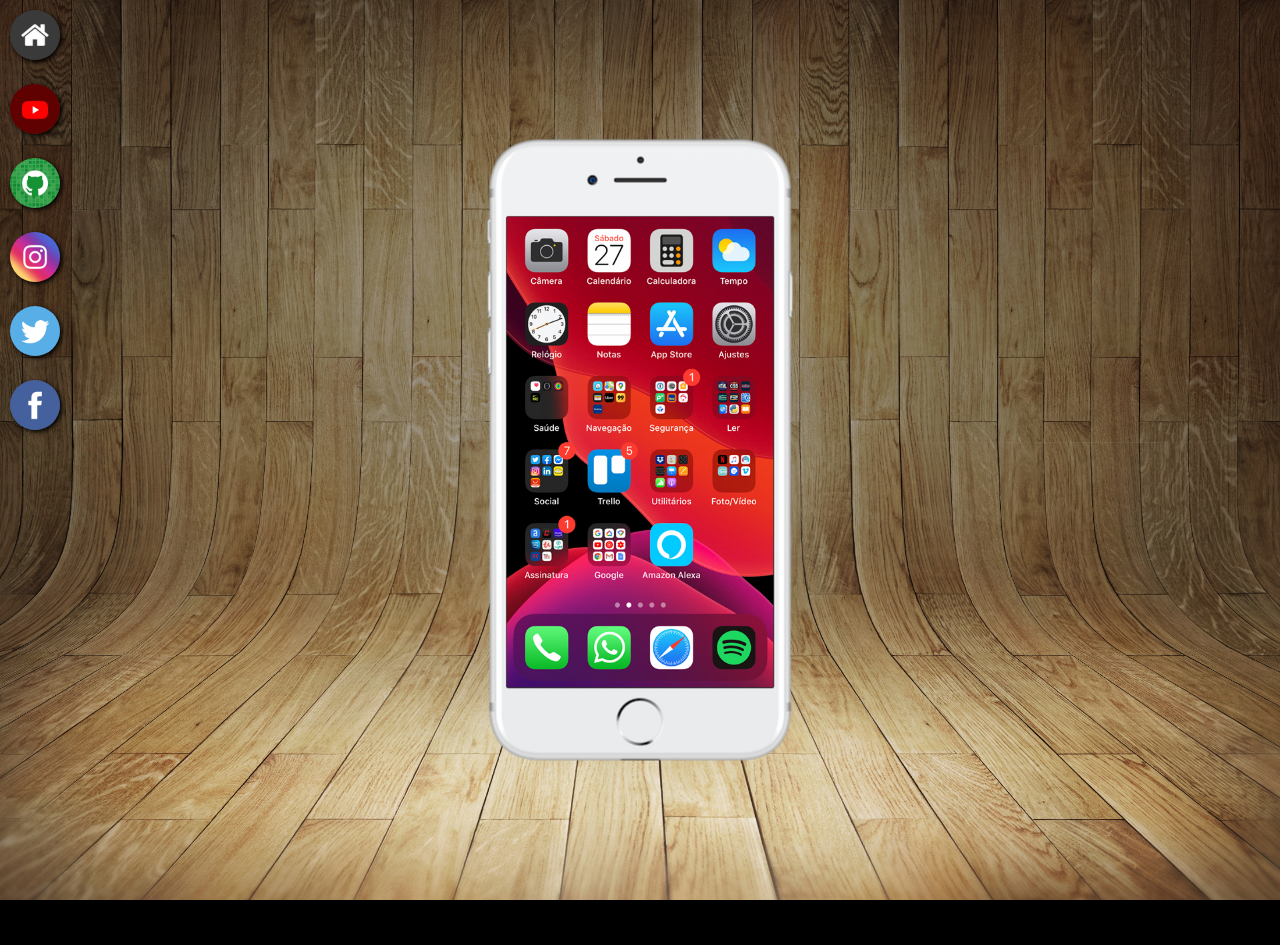
<file: index.html>
<!DOCTYPE html>
<html lang="pt-br">
<head>
    <meta charset="UTF-8">
    <meta name="viewport" content="width=device-width, initial-scale=1.0">
    <link rel="shortcut icon" href="favicon.ico" type="image/x-icon">
    <link rel="stylesheet" href="estilos/style.css">
    <title>Projeto Redes Sociais</title>
</head>
<body>
    <main>
        <section id="telefone">
            <iframe src="home.html" name="tela" id="tela" frameborder="0">
                Seu navegador não é compatível com isso.
            </iframe>
        </section>
        <section id="redes-sociais">
            <a href="home.html" target="tela"><img src="imagens/logo-home.jpg" alt="Home"></a><br>
            
            <a href="youtube.html" target="tela"><img src="imagens/logo-youtube.jpg" alt="YouTube"></a><br>
            
            <a href="github.html" target="tela"><img src="imagens/logo-github.jpg" alt="GitHub"></a><br>
            
            <a href="instagram.html" target="tela"><img src="imagens/logo-instagram.jpg" alt="Instagram"></a><br>
           
            <a href="twitter.html" target="tela"><img src="imagens/logo-twitter.jpg" alt="Twitter"></a><br>
            
            <a href="facebook.html" target="tela"><img src="imagens/logo-facebook.jpg" alt="Facebook"></a>
        </section>
    </main>
</body>
</html>
</file>
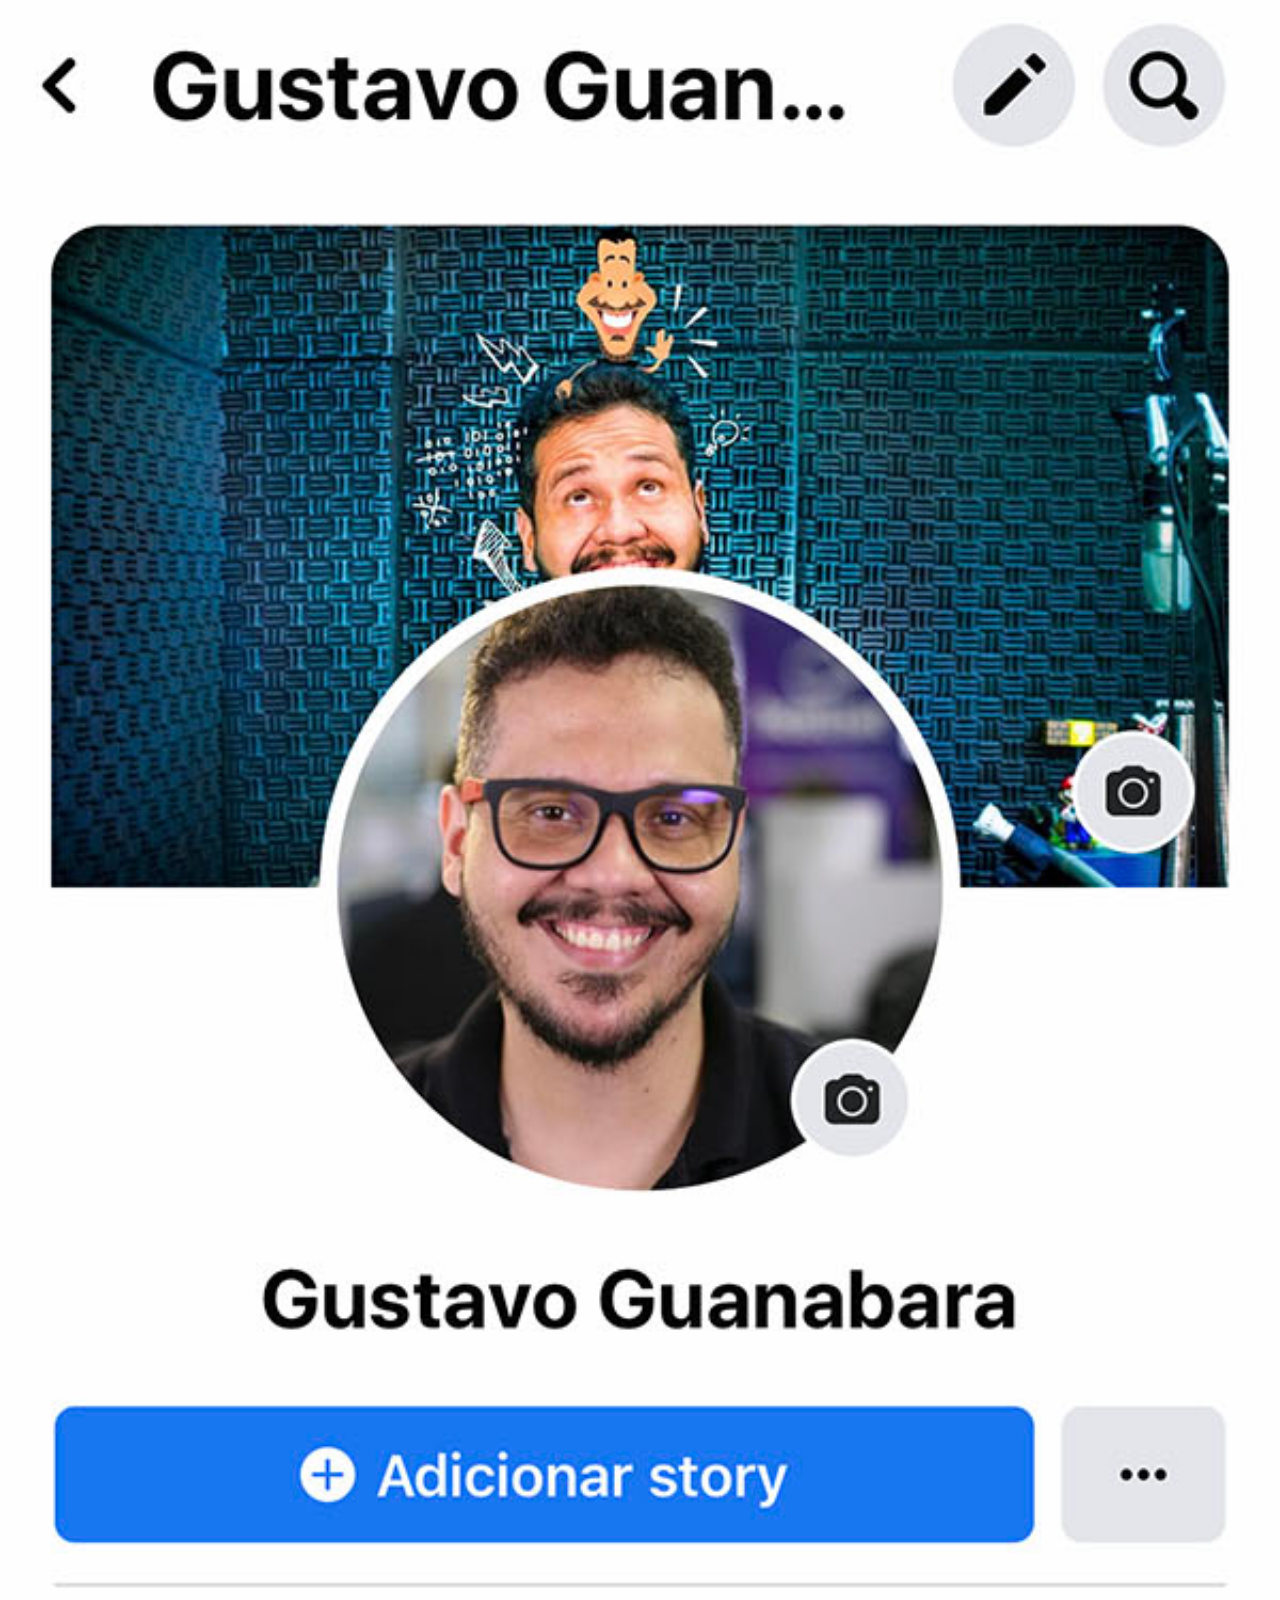
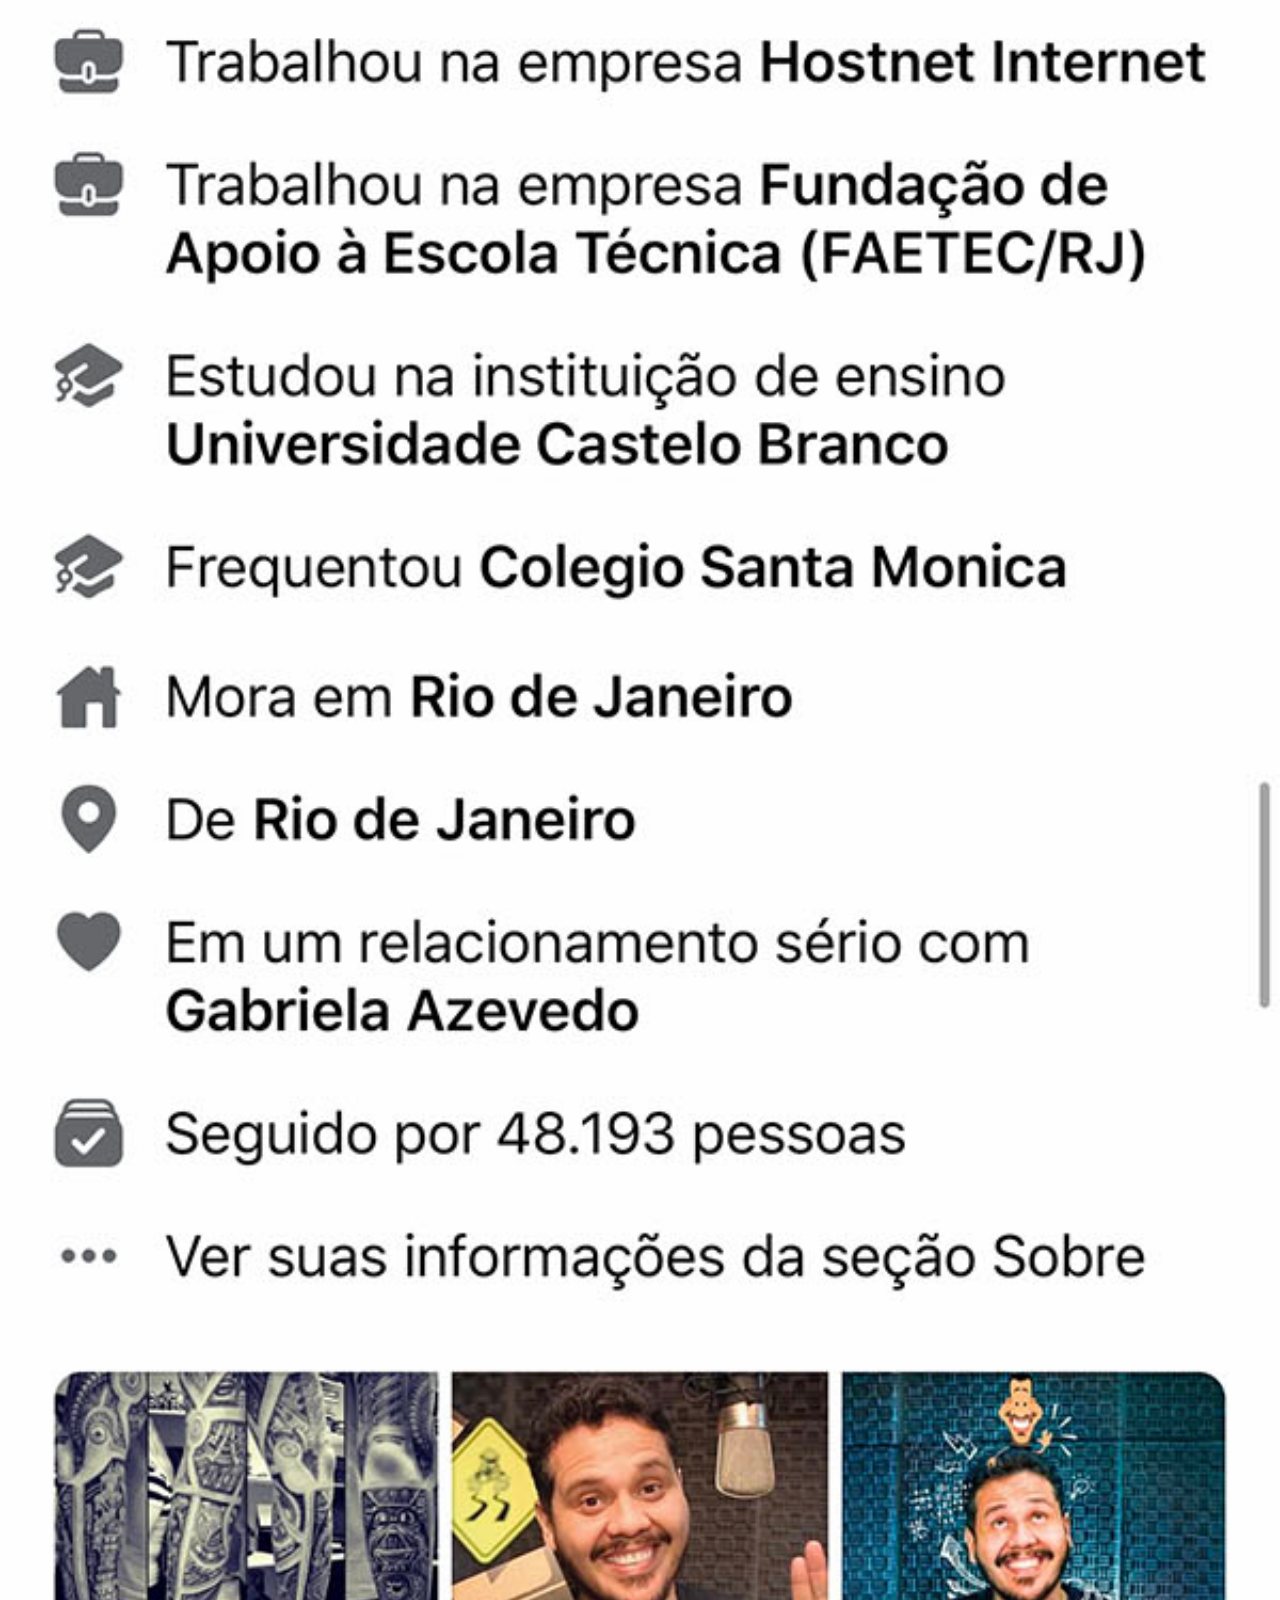
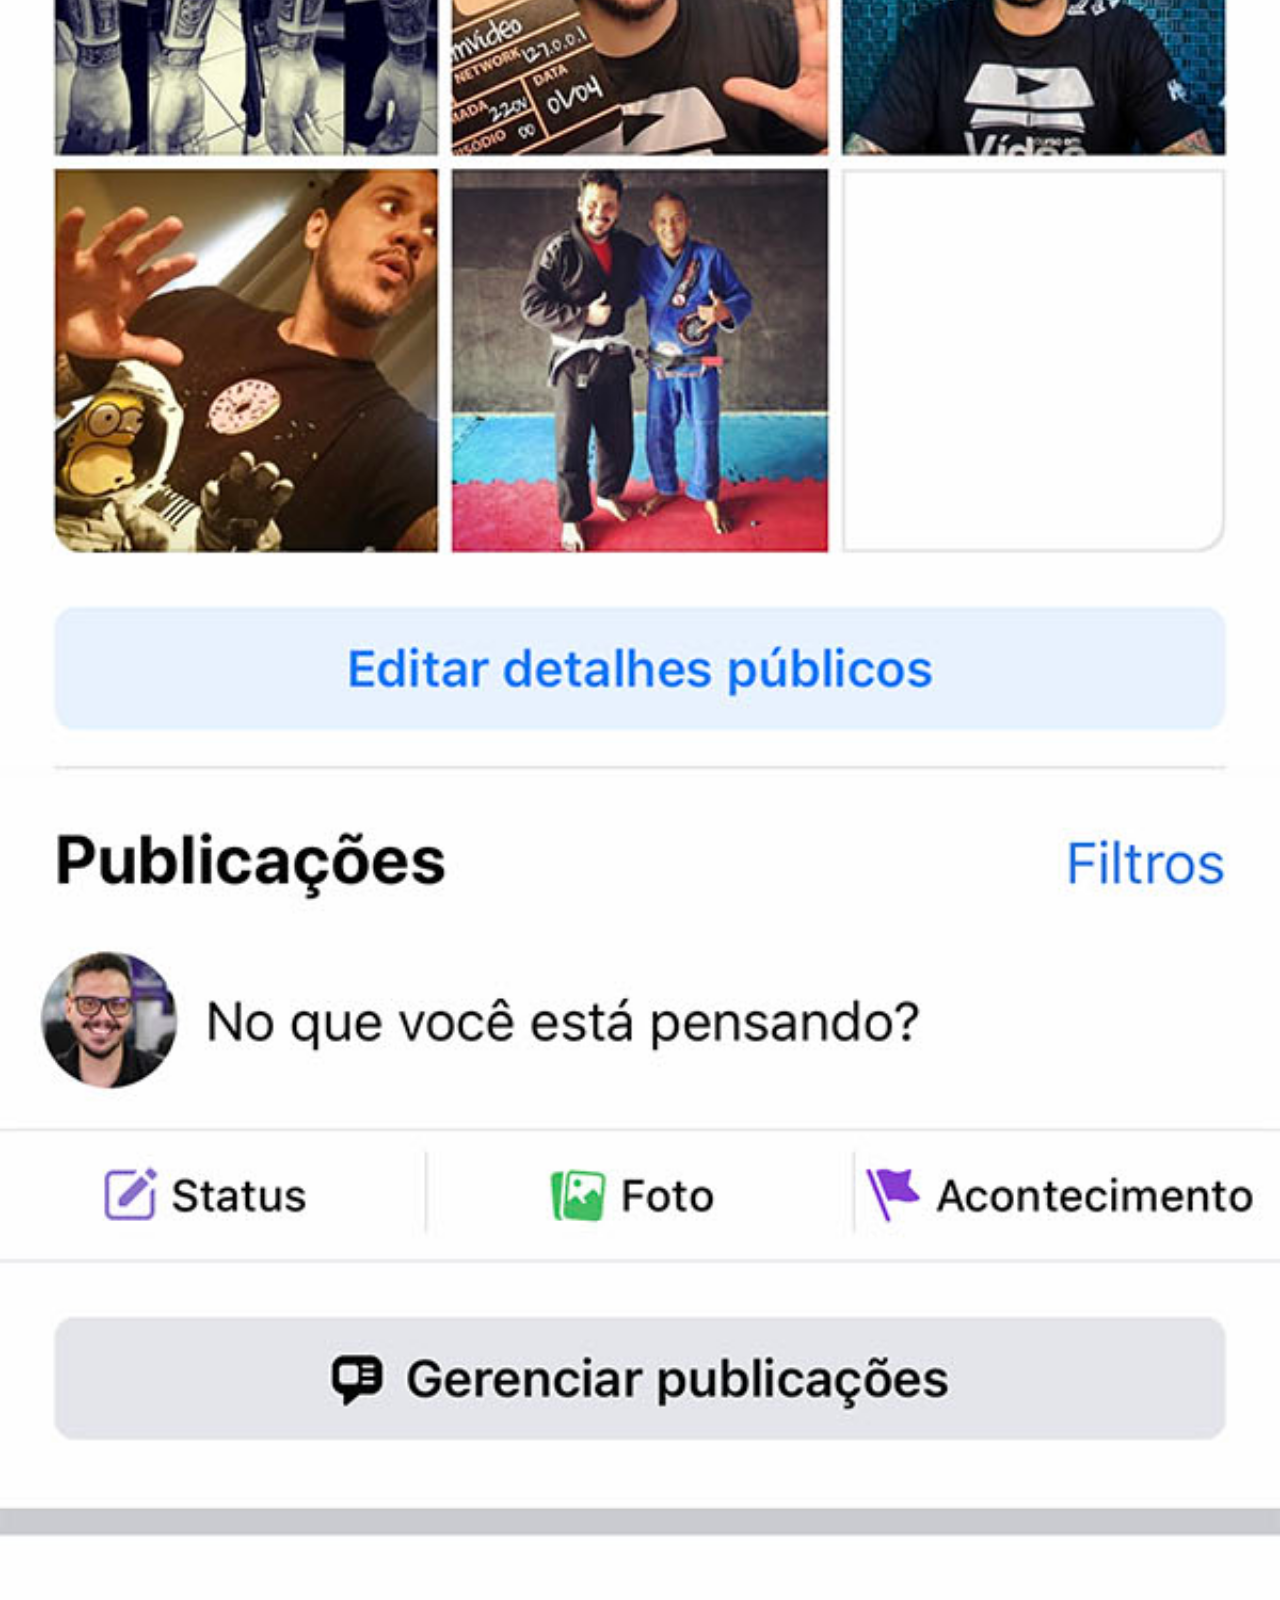
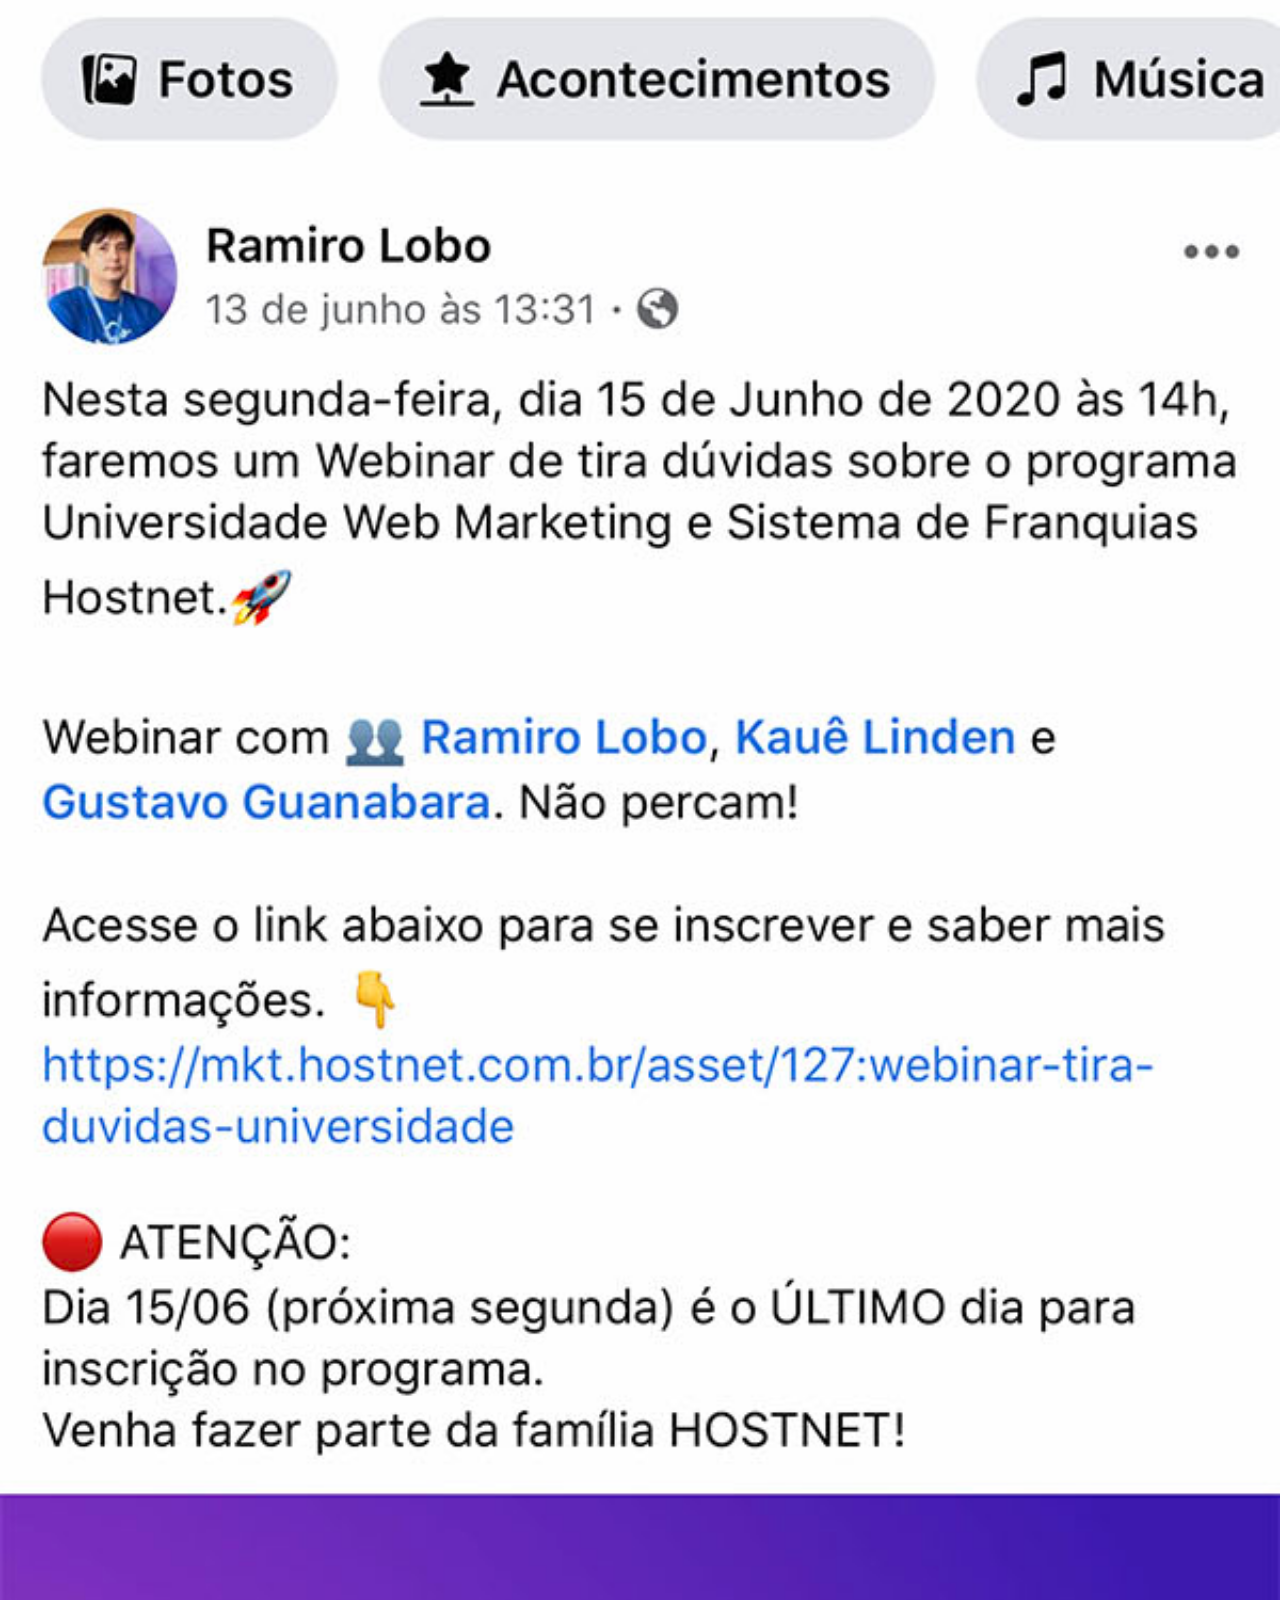
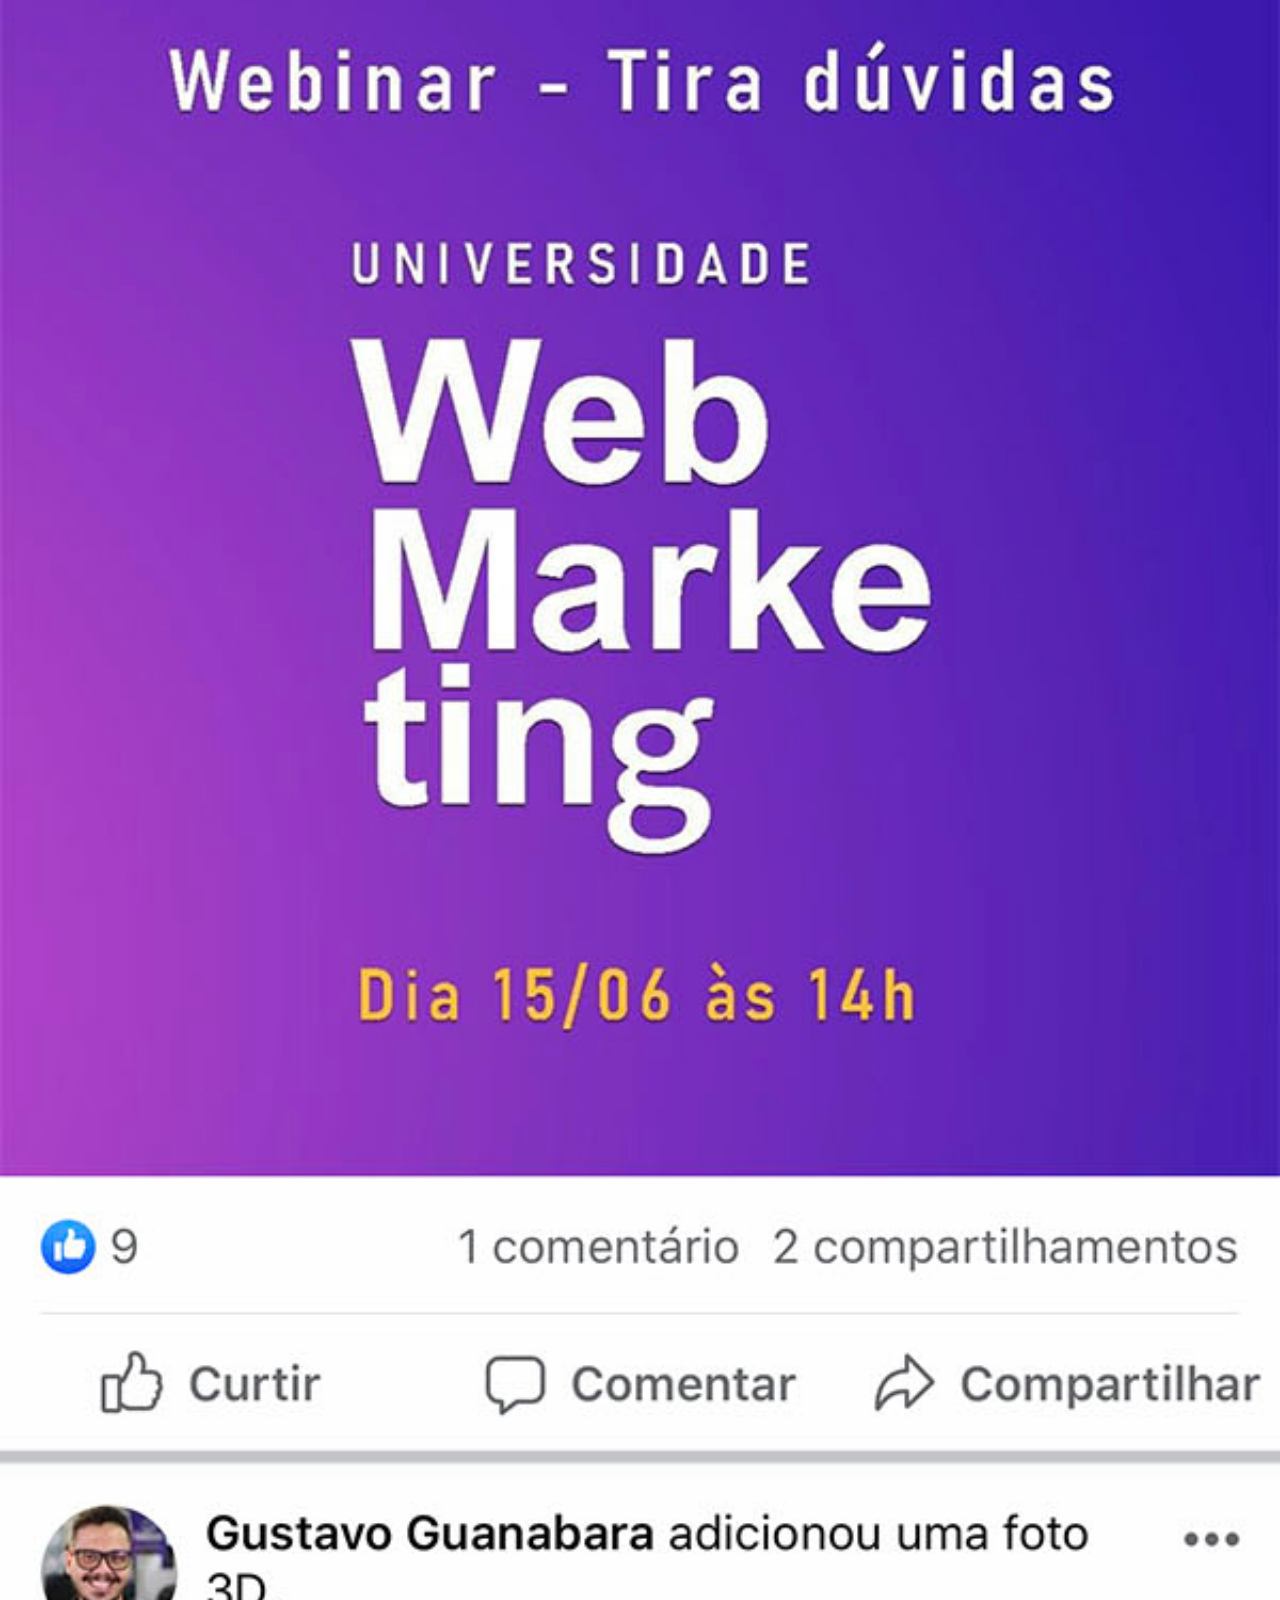
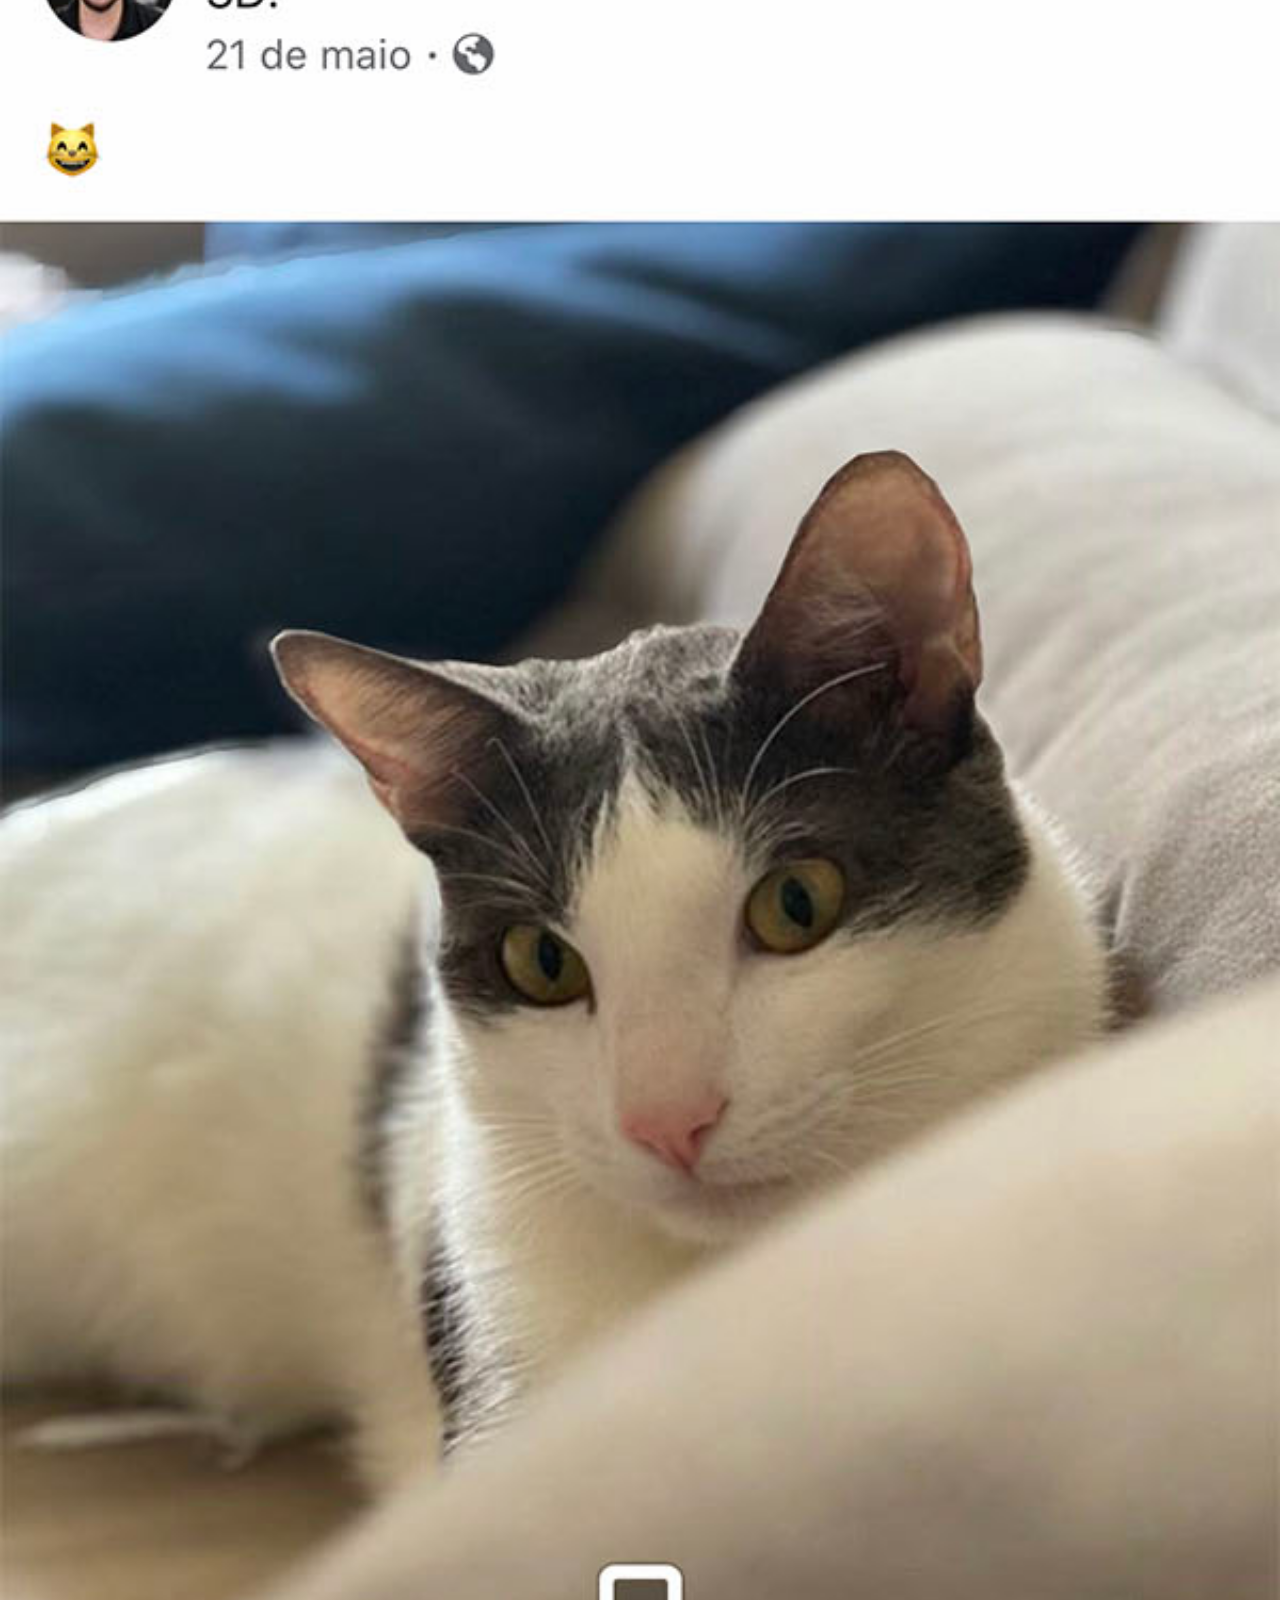
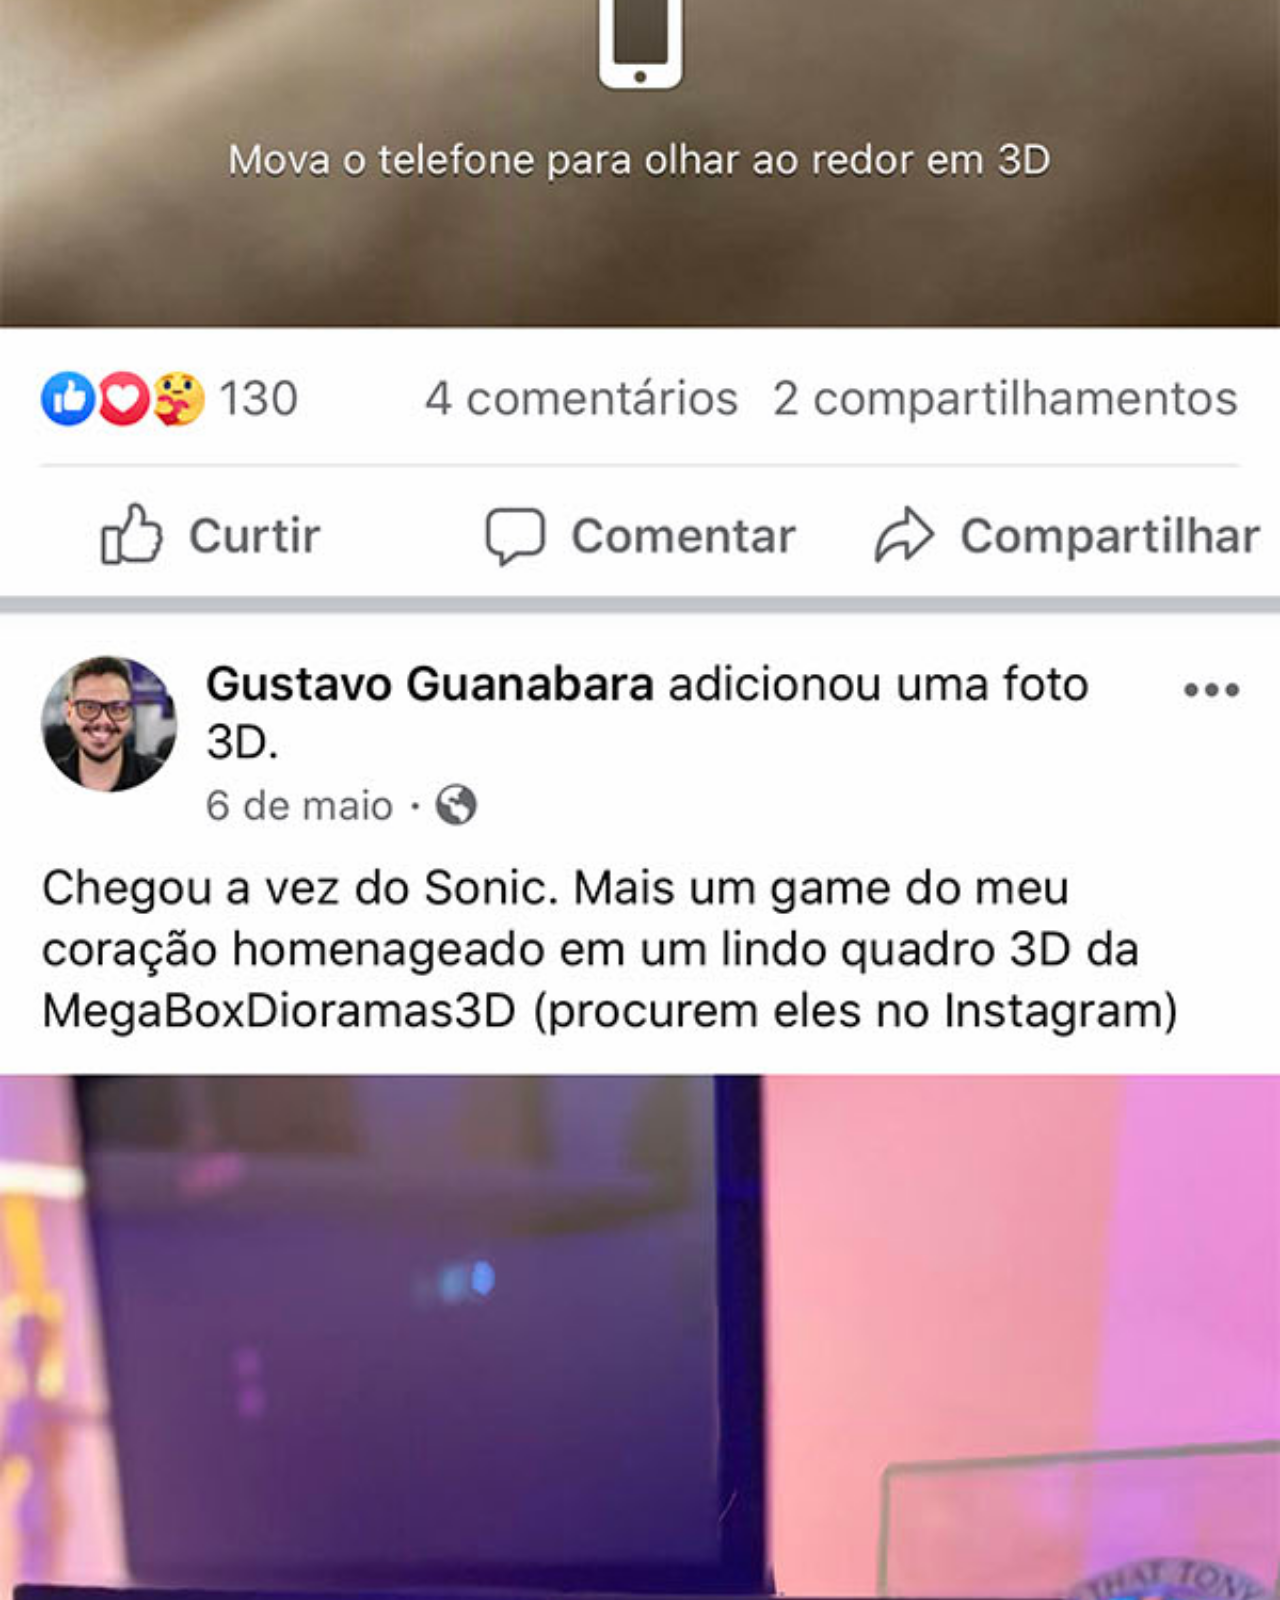
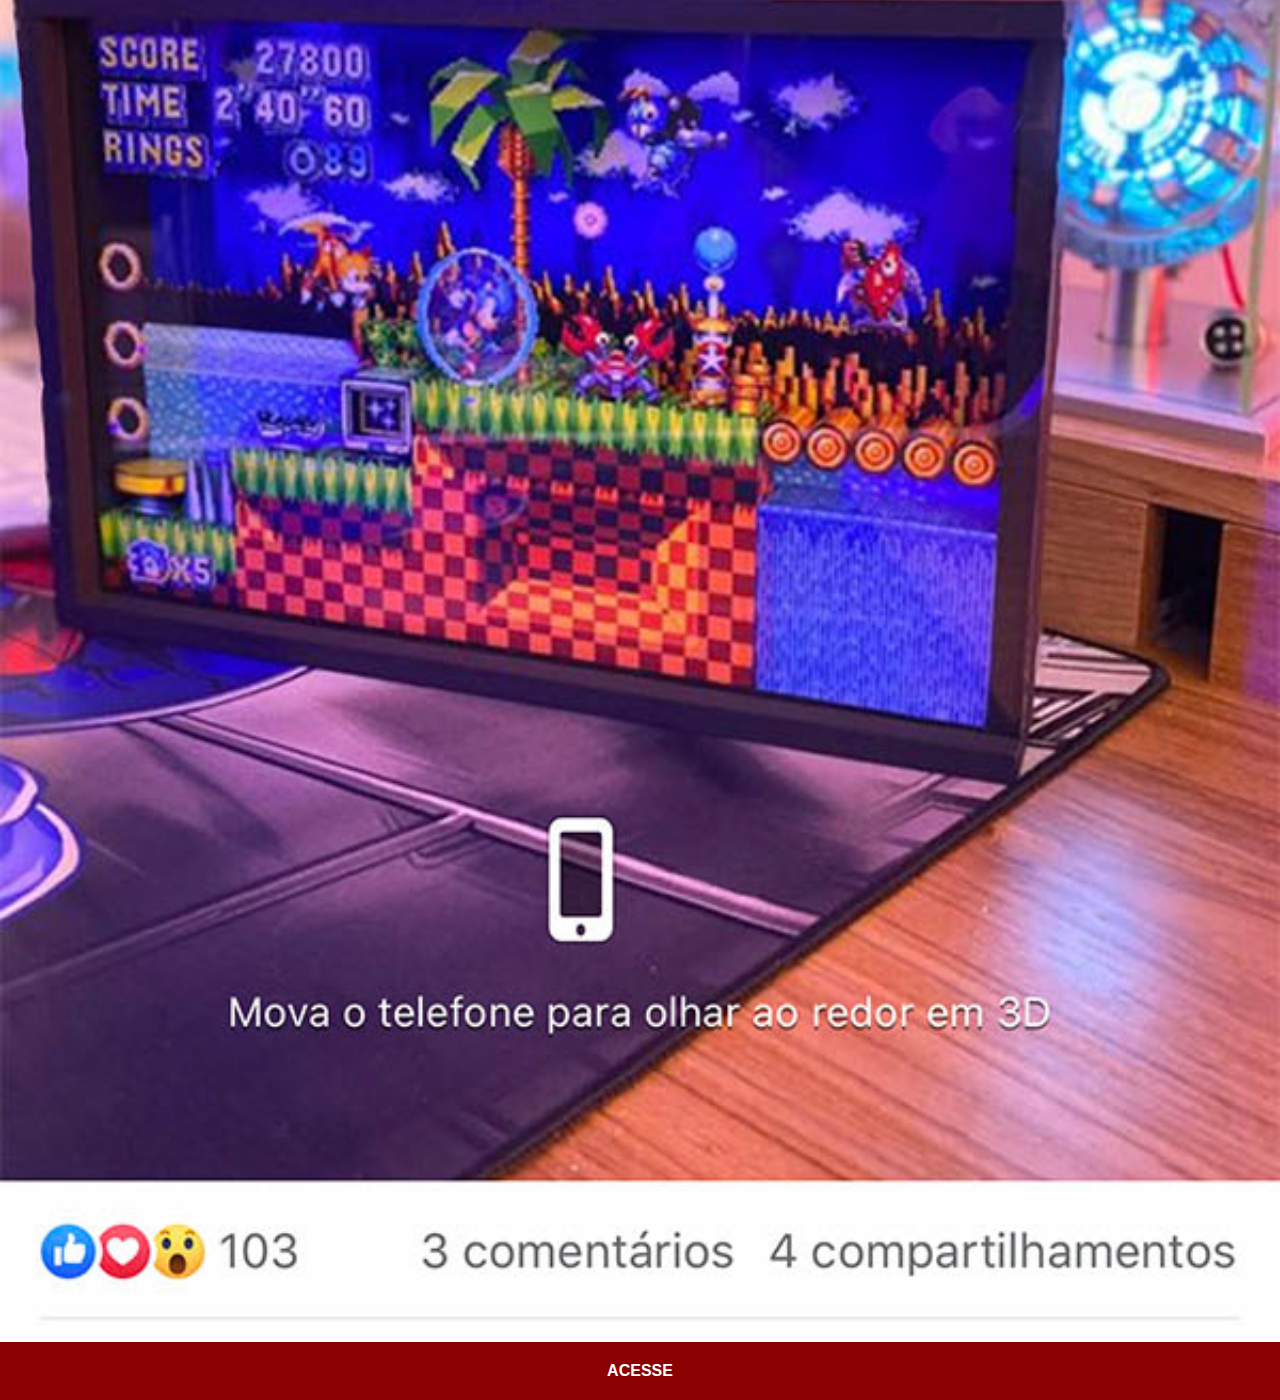
<file: facebook.html>
<!DOCTYPE html>
<html lang="pt-br">
<head>
    <meta charset="UTF-8">
    <meta name="viewport" content="width=device-width, initial-scale=1.0">
    <title>Facebook</title>
    <link rel="stylesheet" href="estilos/social.css">
</head>
<body>
    <img src="imagens/tela-facebook.jpg" alt="GitHub">
    <a href="https://www.facebook.com/gustavoguanabara" target="_blank">ACESSE</a>
</body>
</html>
</file>
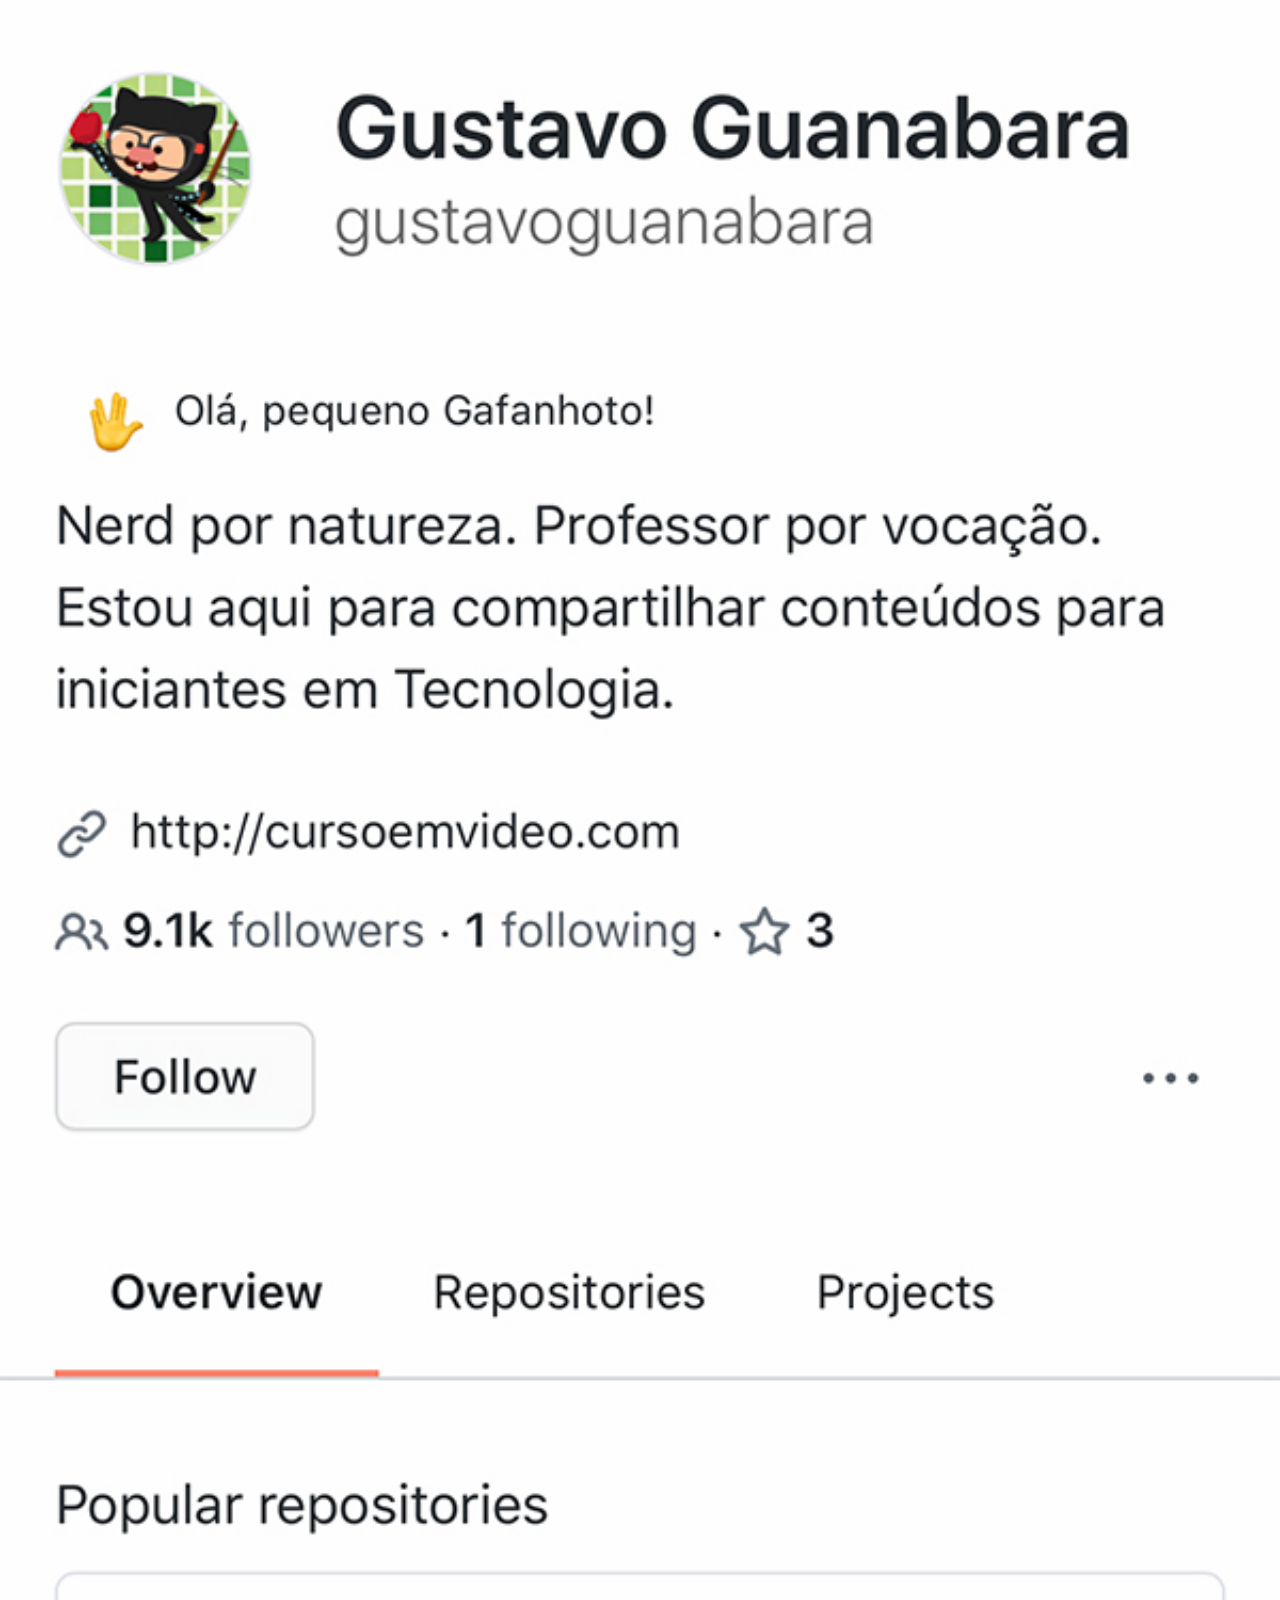
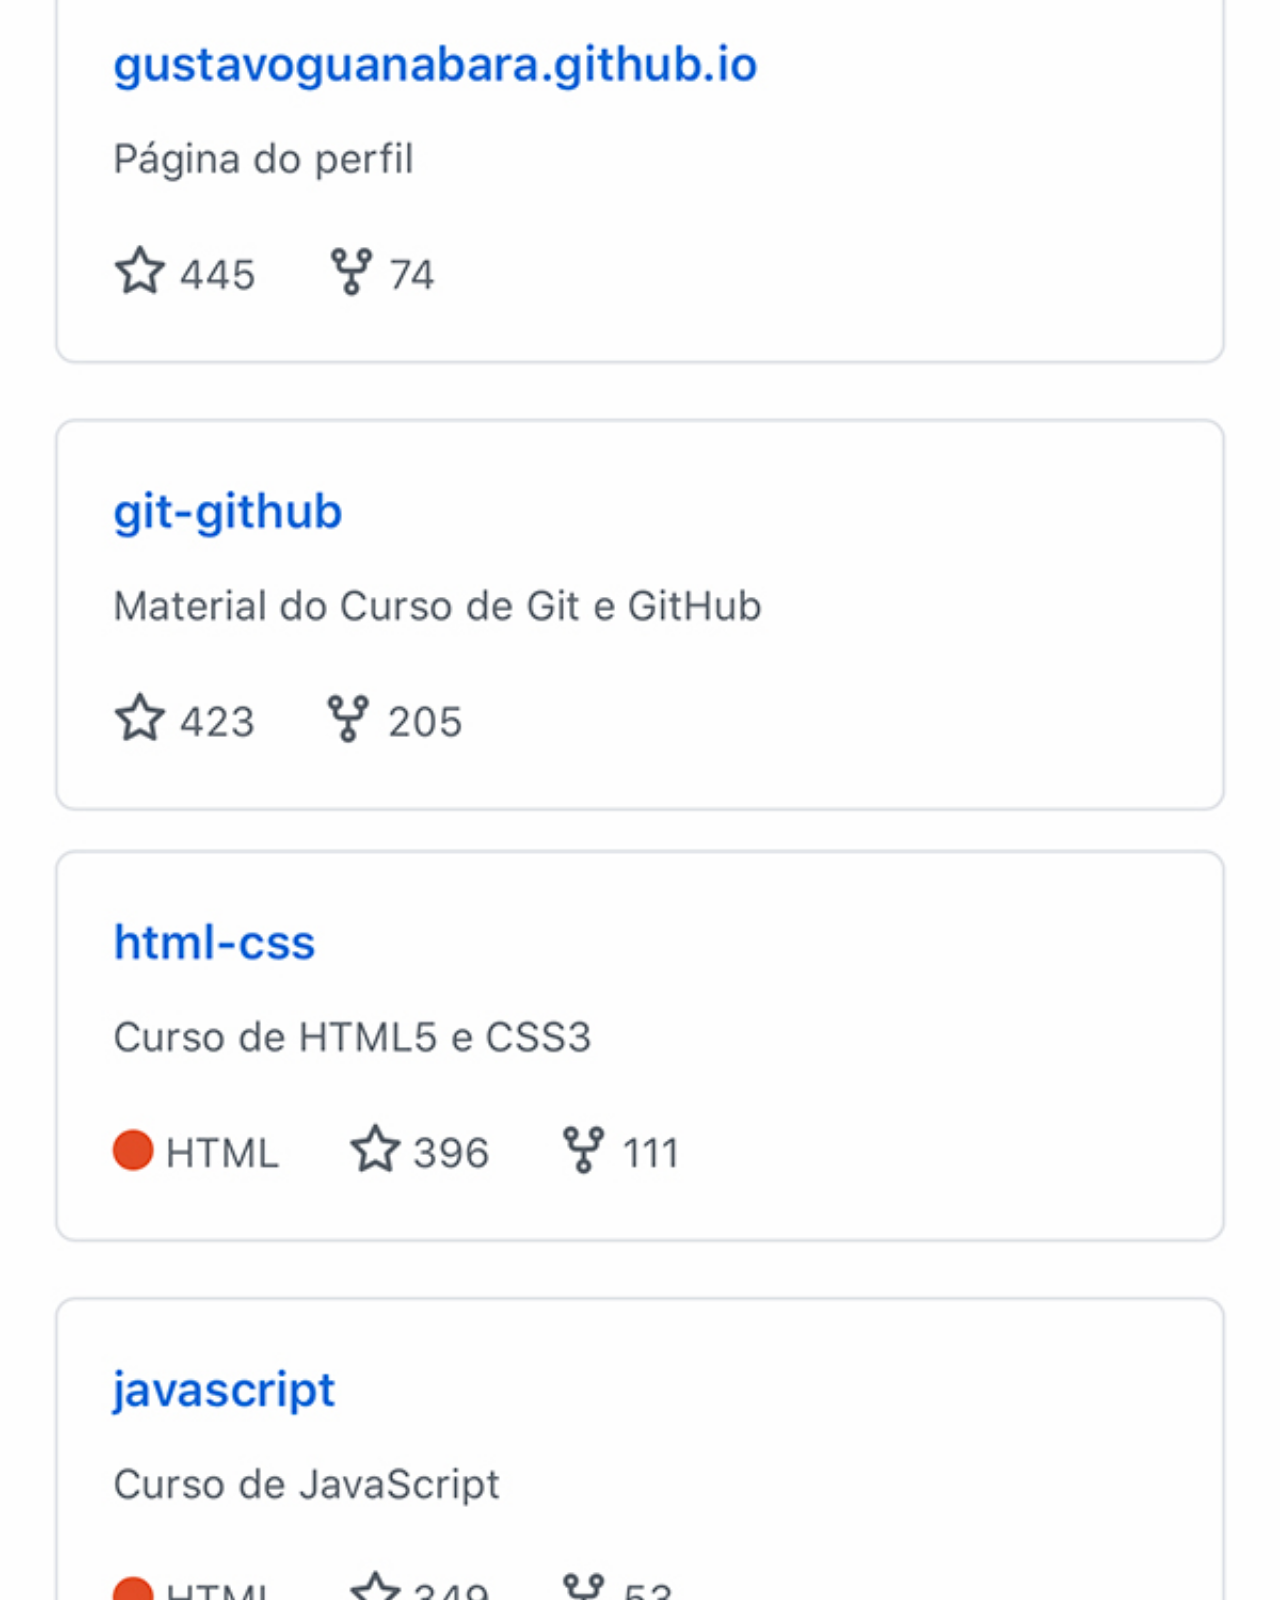
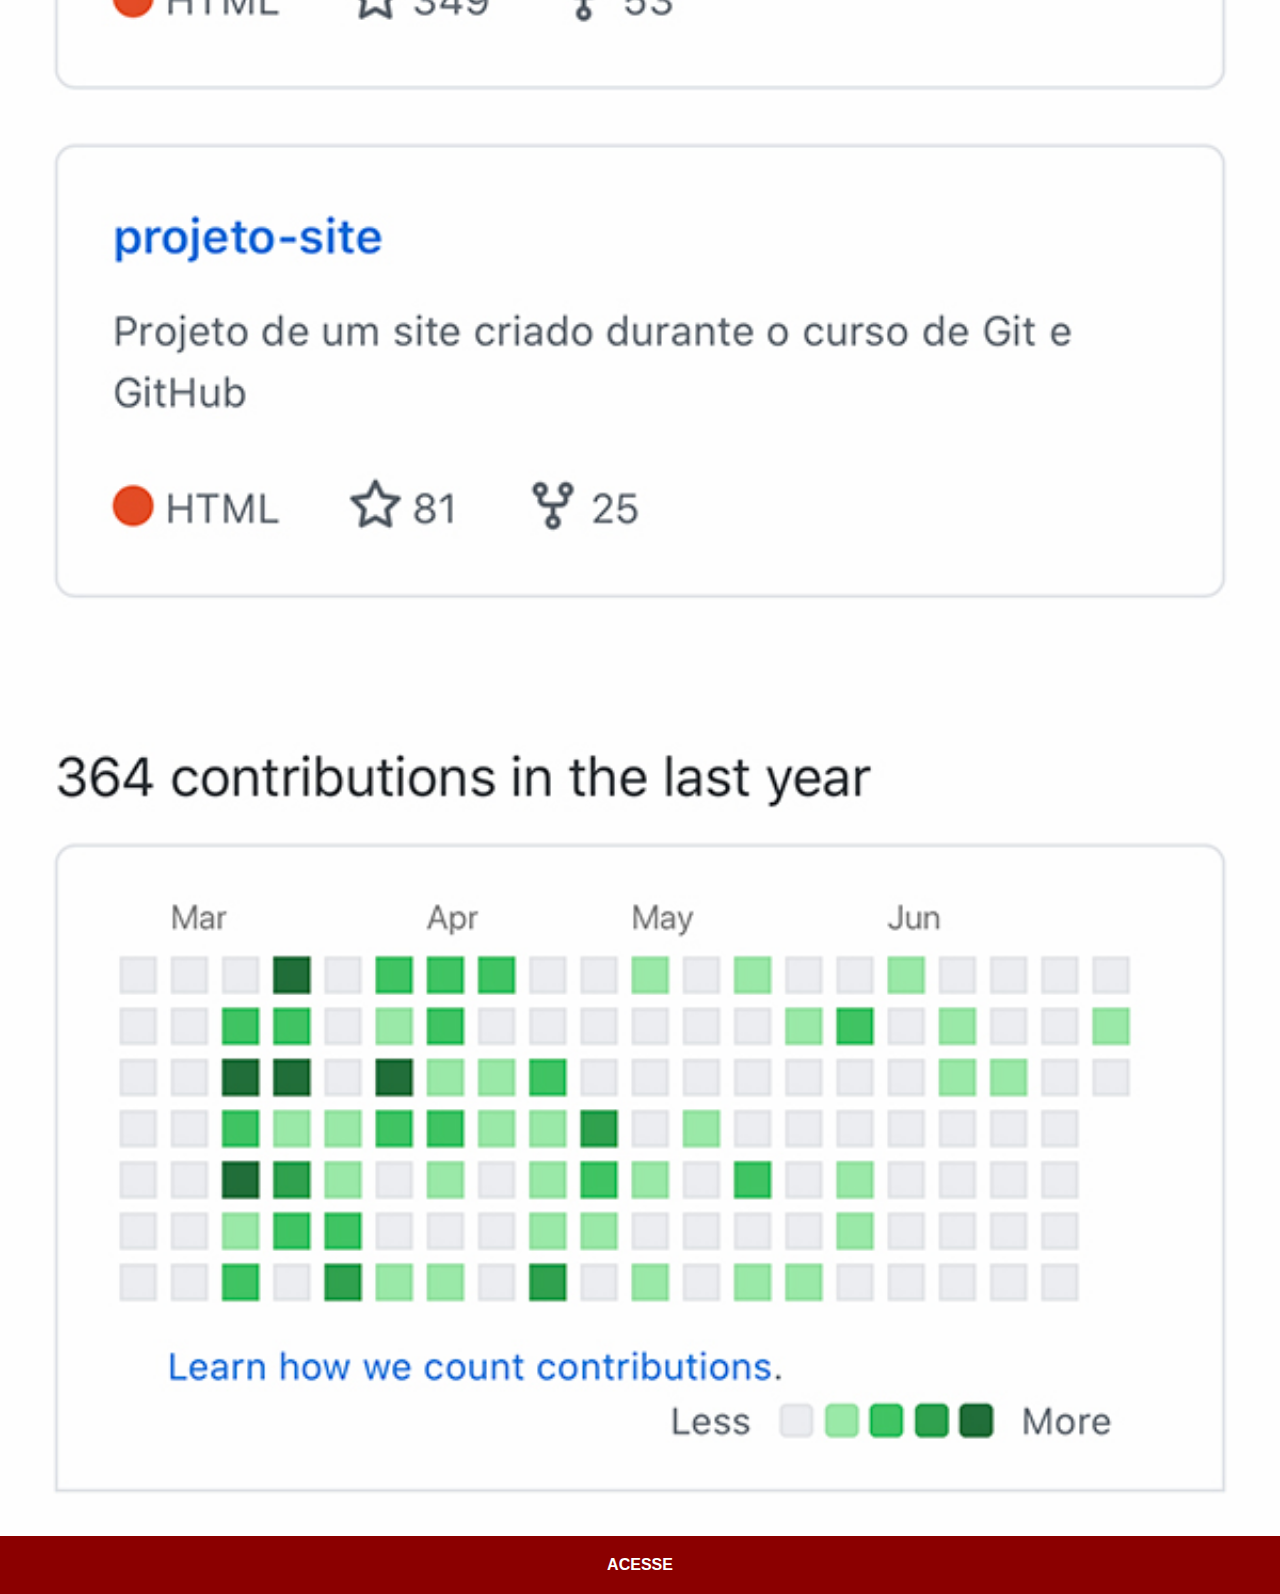
<file: github.html>
<!DOCTYPE html>
<html lang="pt-br">
<head>
    <meta charset="UTF-8">
    <meta name="viewport" content="width=device-width, initial-scale=1.0">
    <title>GitHub</title>
    <link rel="stylesheet" href="estilos/social.css">
</head>
<body>
    <img src="imagens/tela-github.jpg" alt="GitHub">
    <a href="https://github.com/gustavoguanabara/" target="_blank">ACESSE</a>
</body>
</html>
</file>
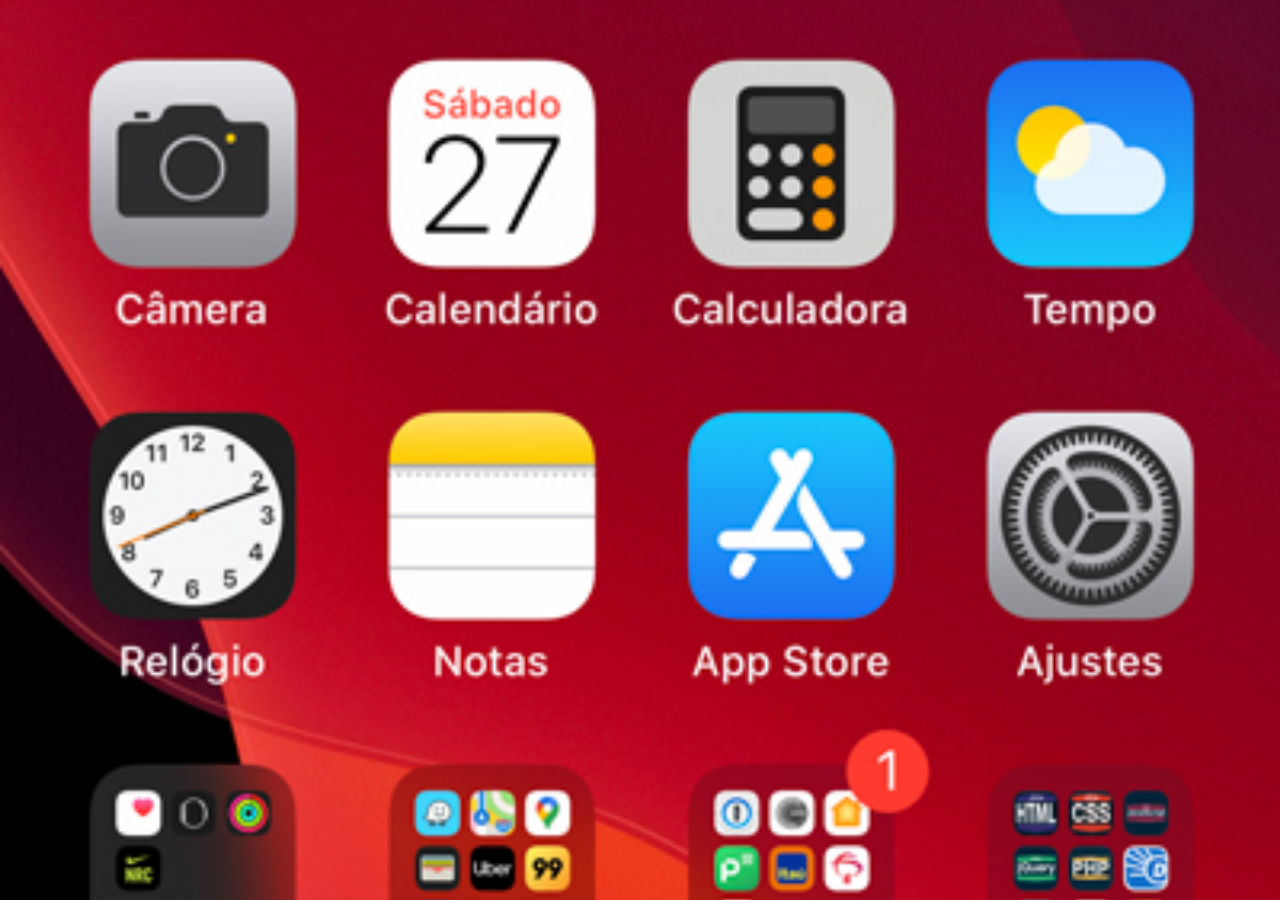
<file: home.html>
<!DOCTYPE html>
<html lang="pt-br">
<head>
    <meta charset="UTF-8">
    <meta name="viewport" content="width=device-width, initial-scale=1.0">
    <title>Home</title>
    <style>
        * {
            margin: 0px;
            padding: 0px;
        }

        body {
            width: 100vw;
            height: 100vh;
            background: black url('imagens/tela-home.jpg') no-repeat top center;
            background-size: cover;
        }
    </style>
</head>
<body>
    
</body>
</html>
</file>
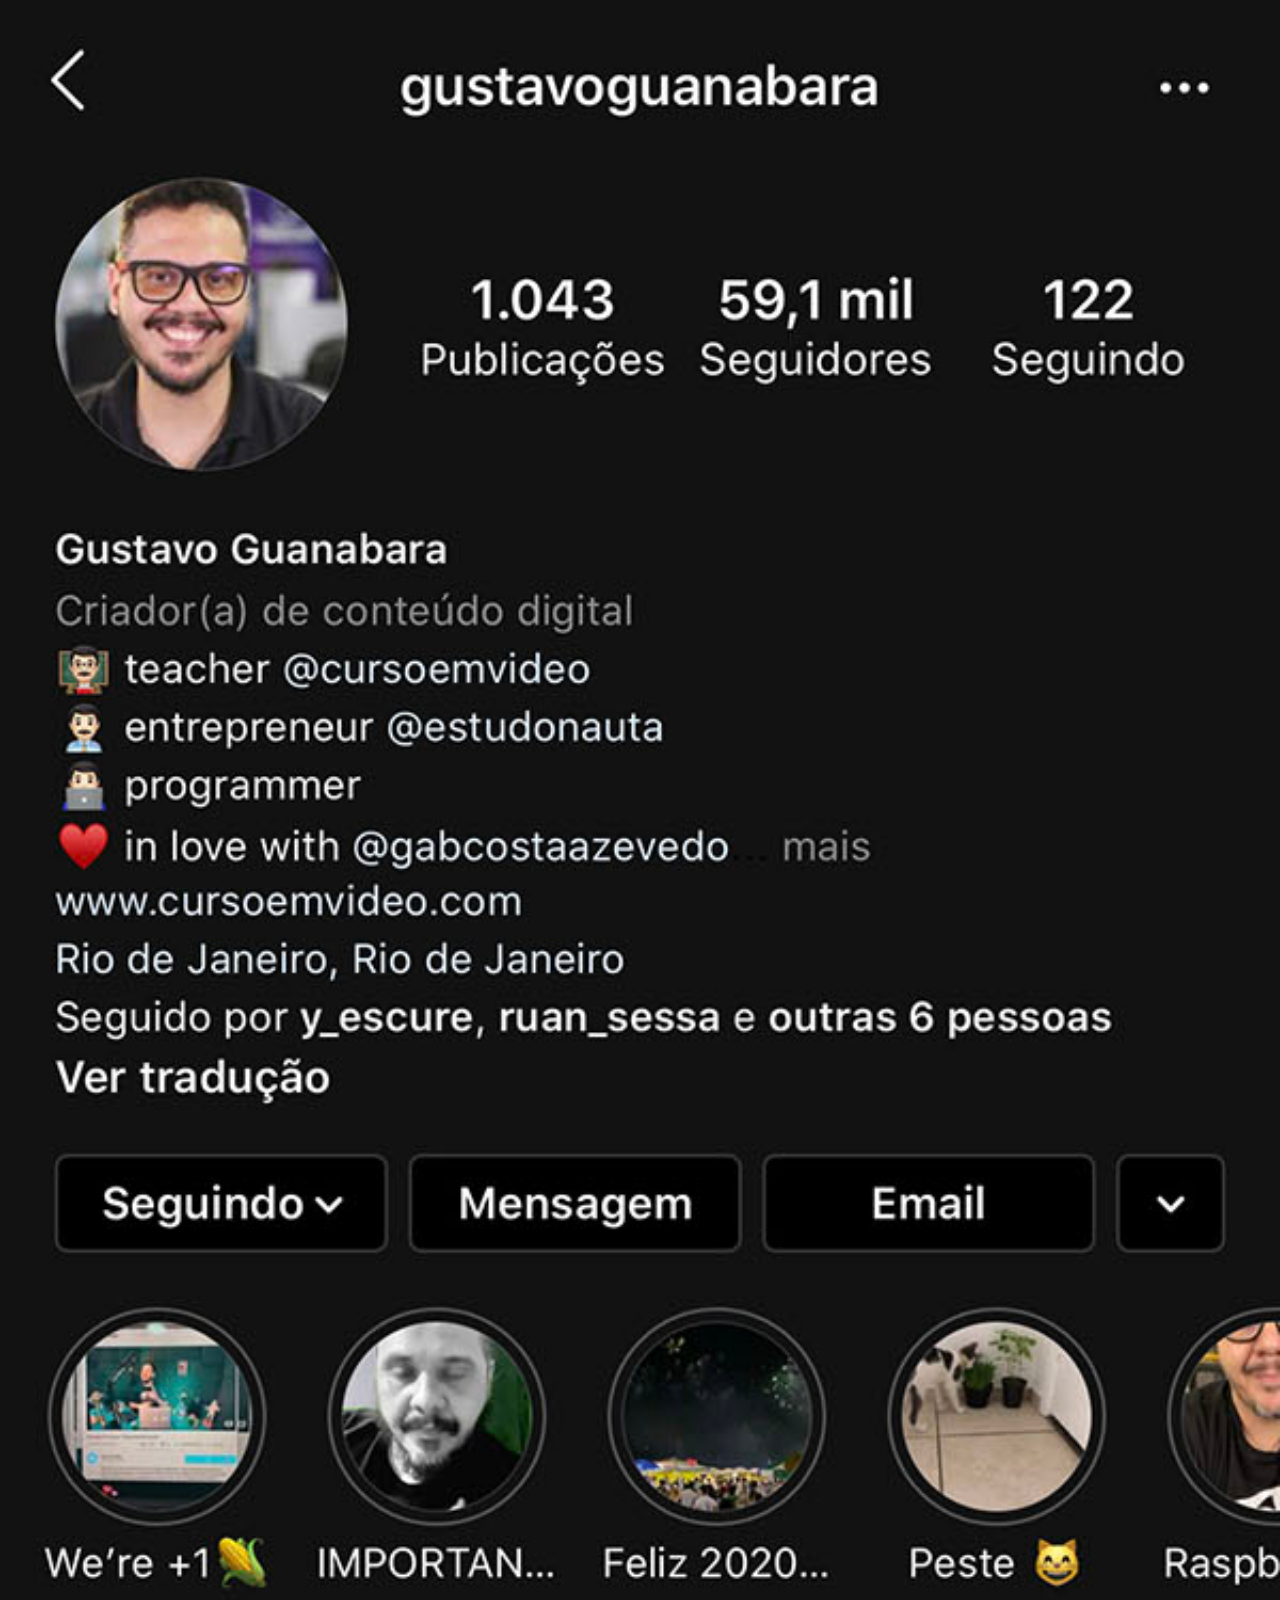
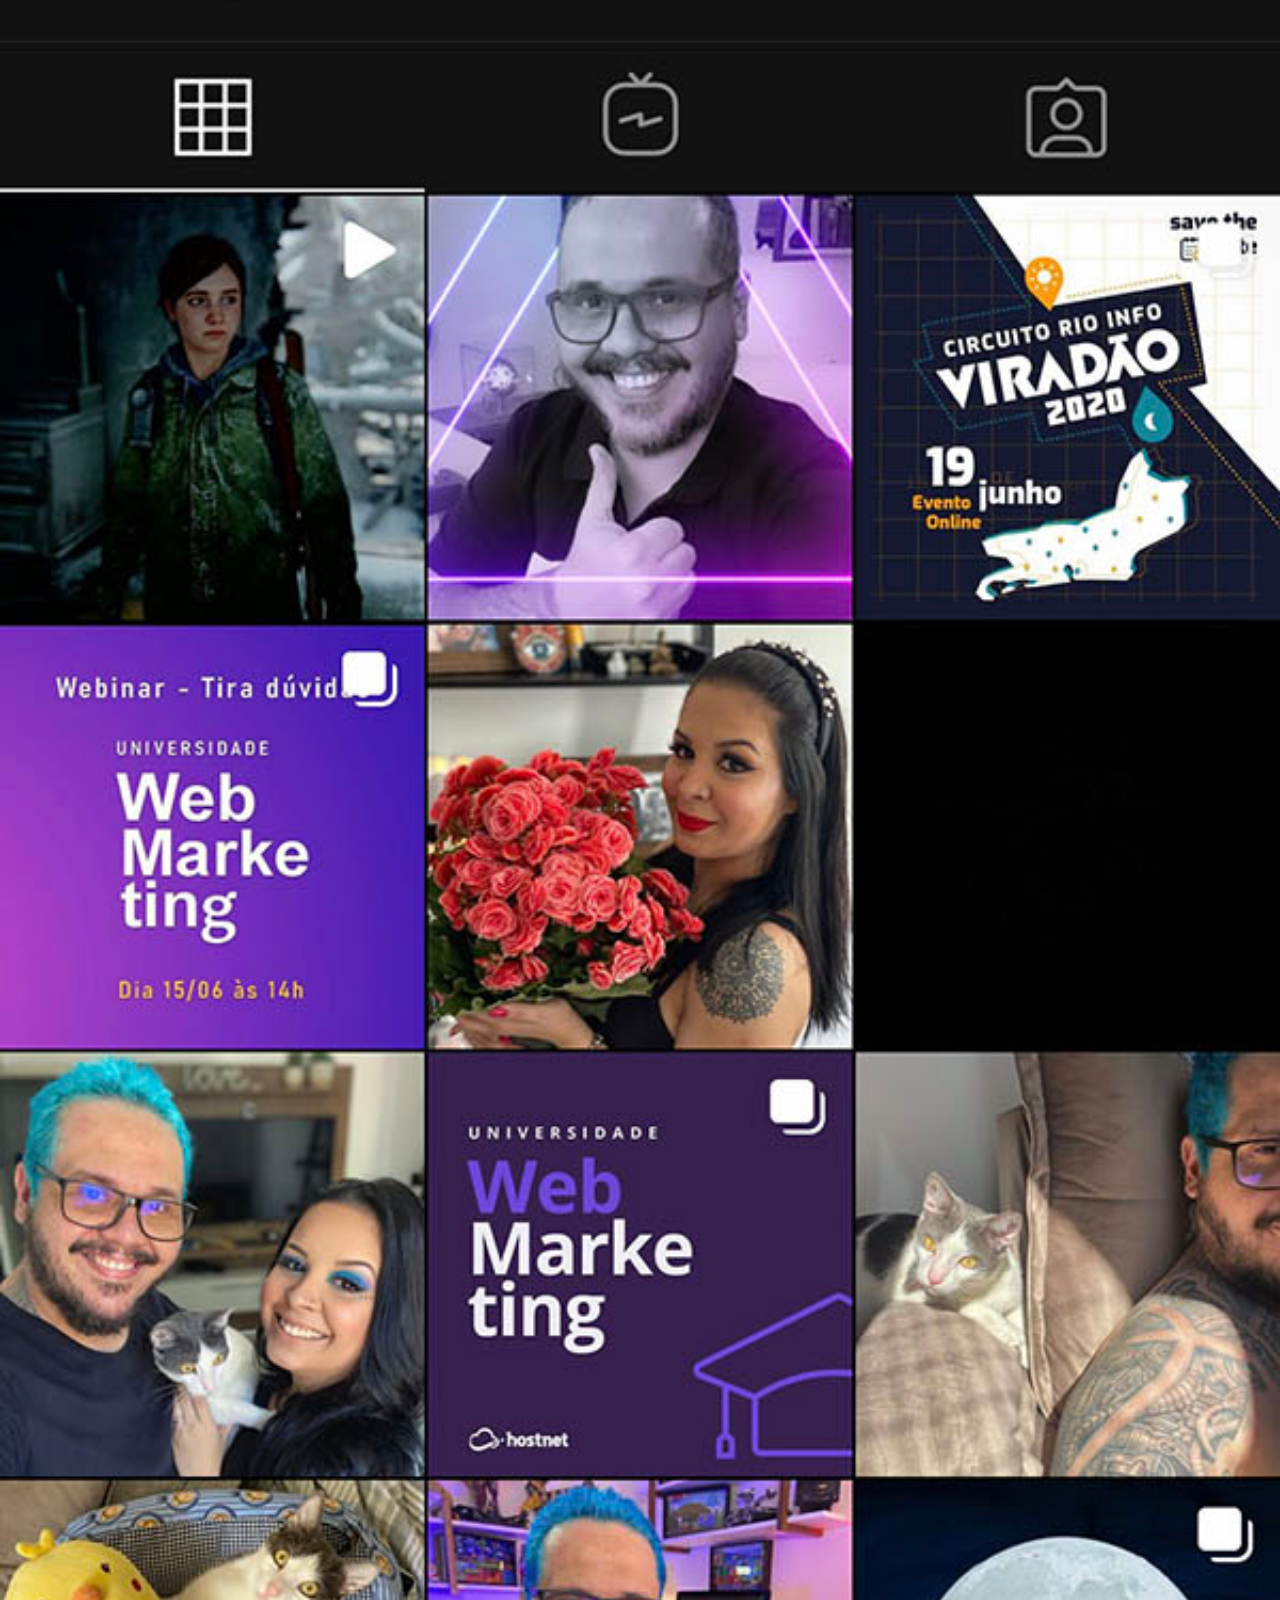
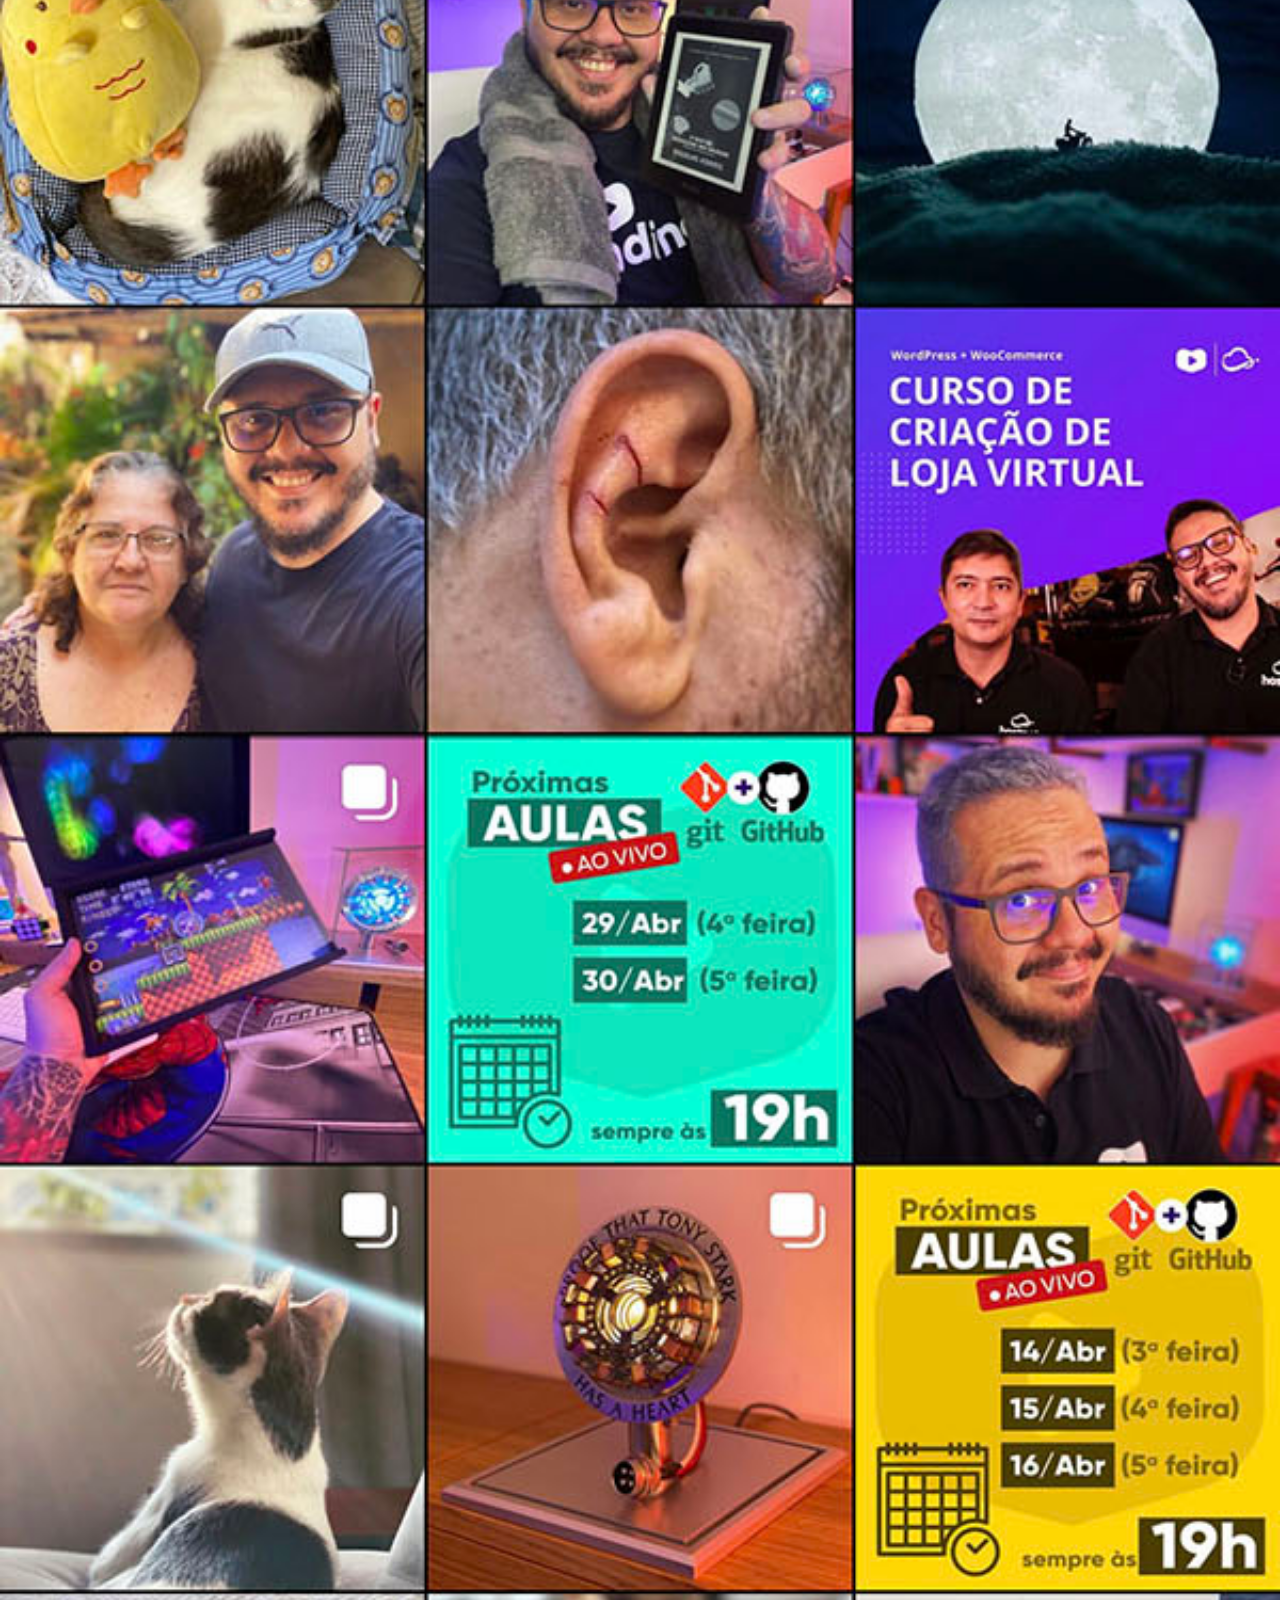
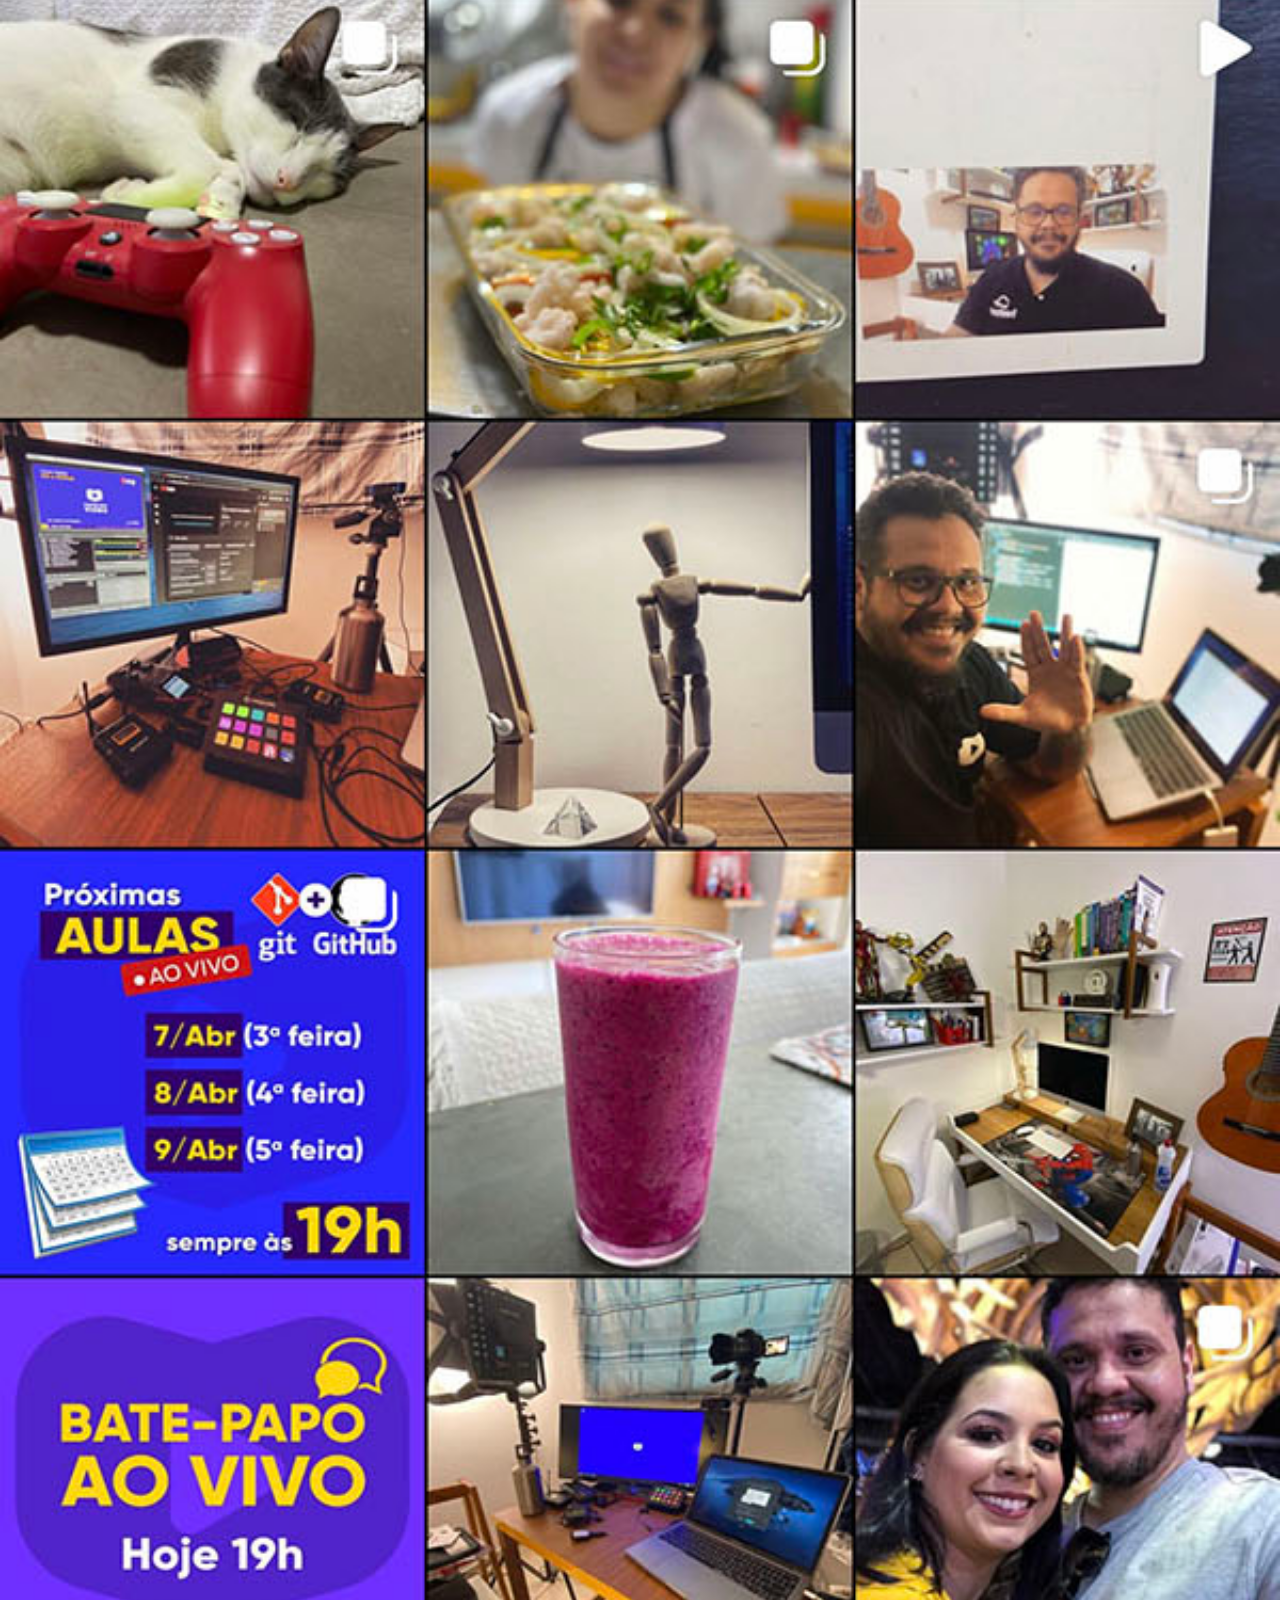
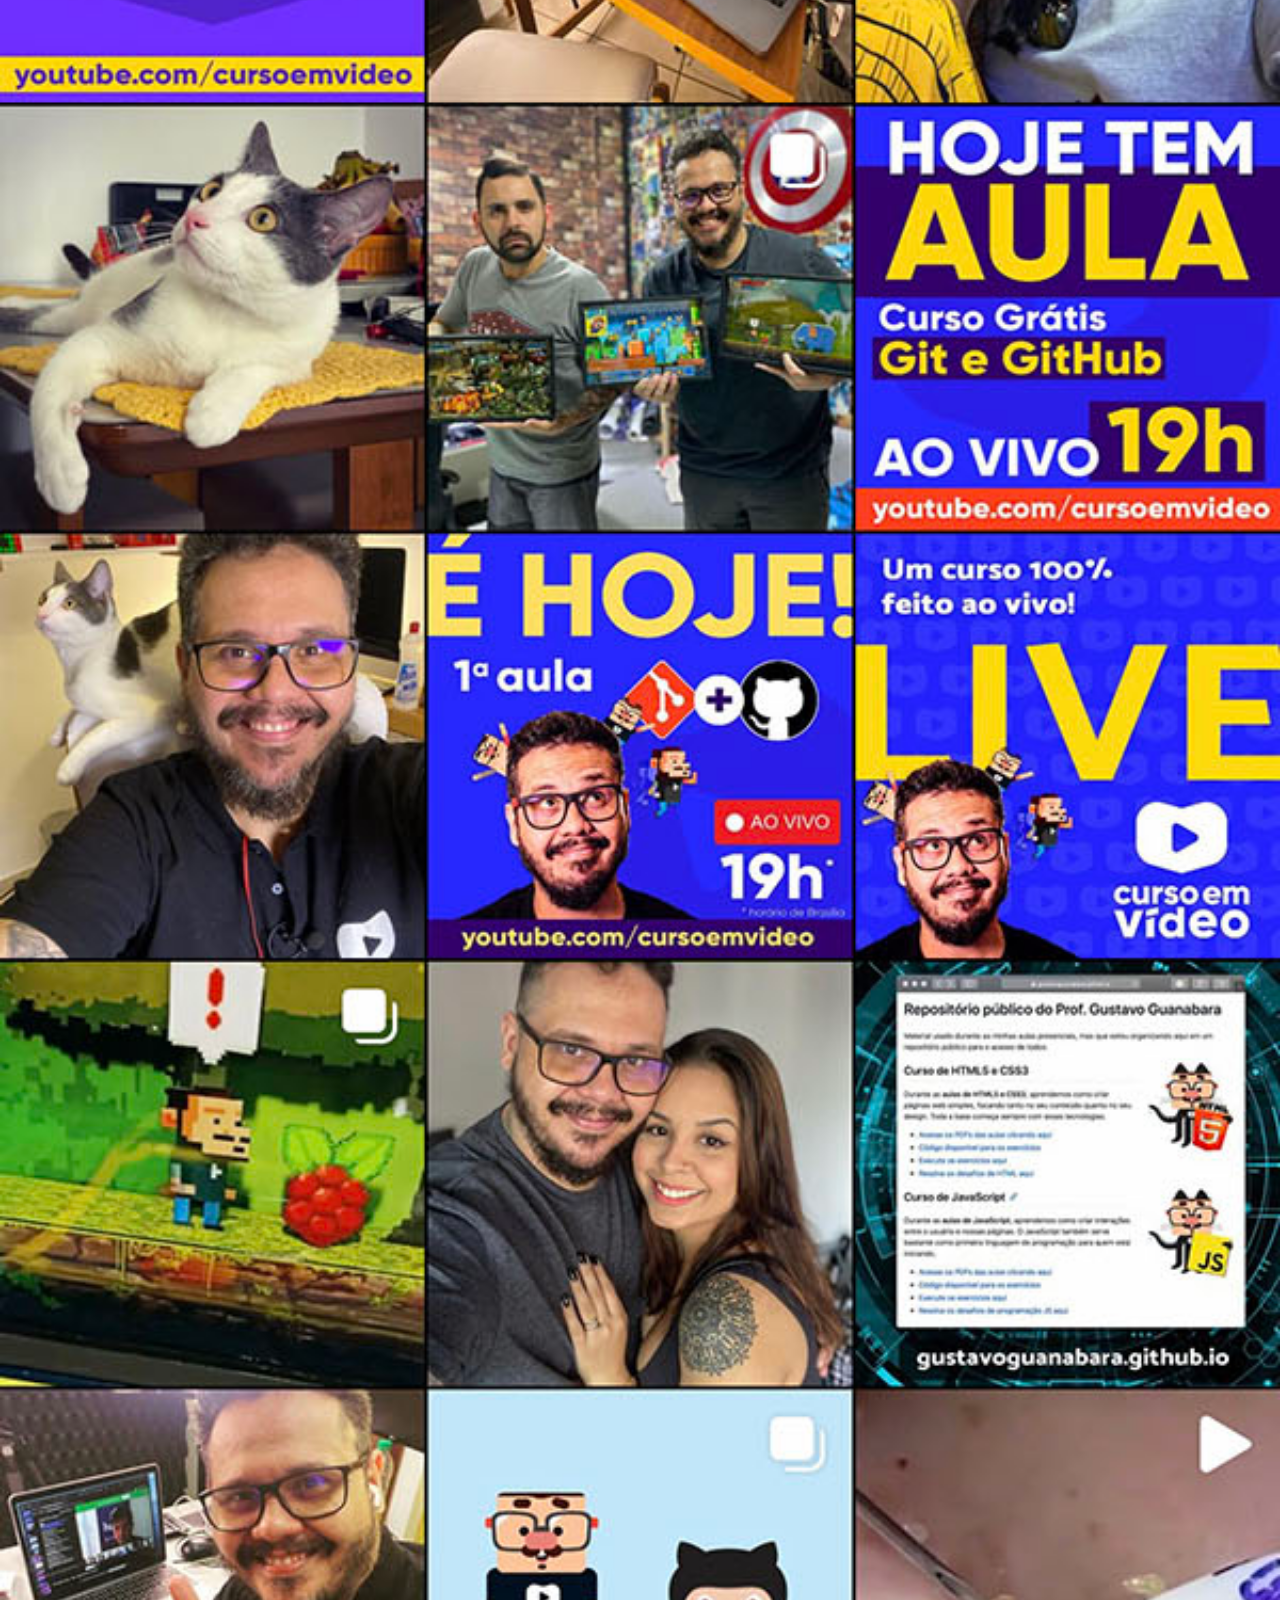
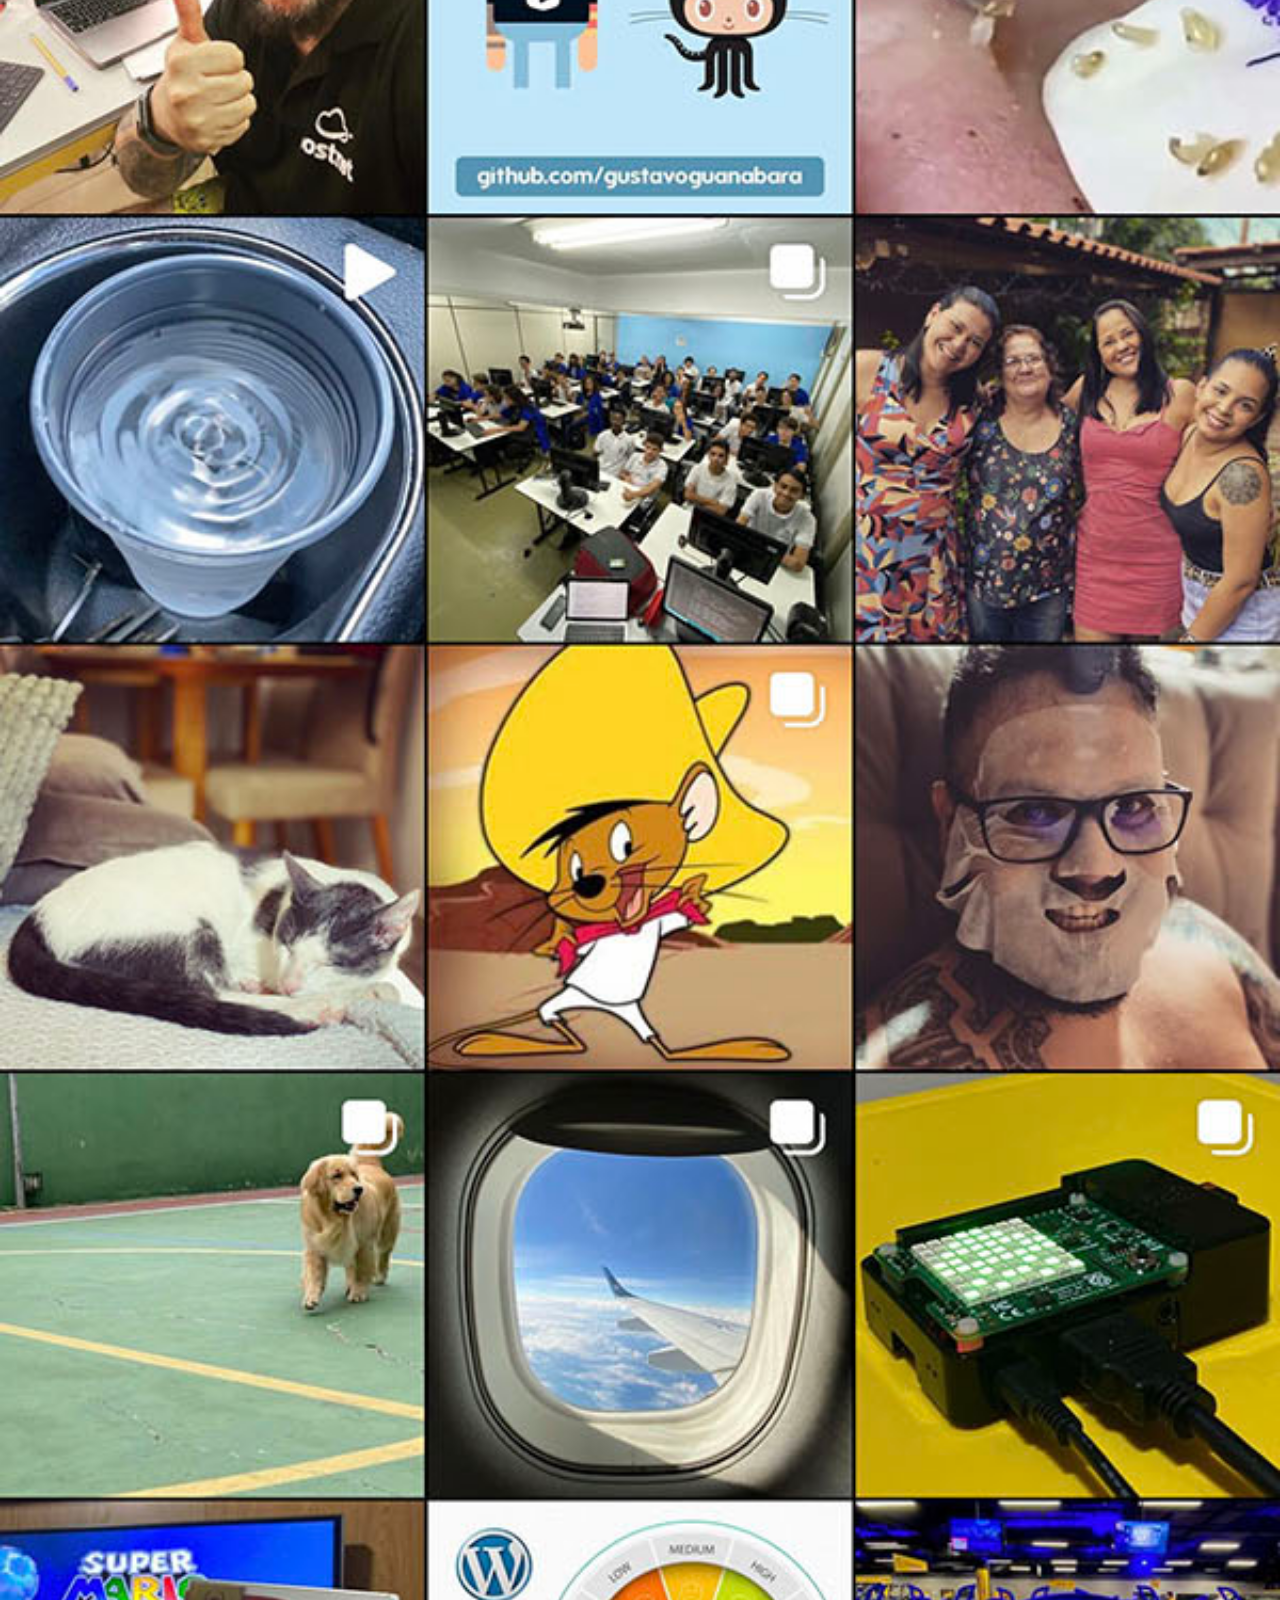
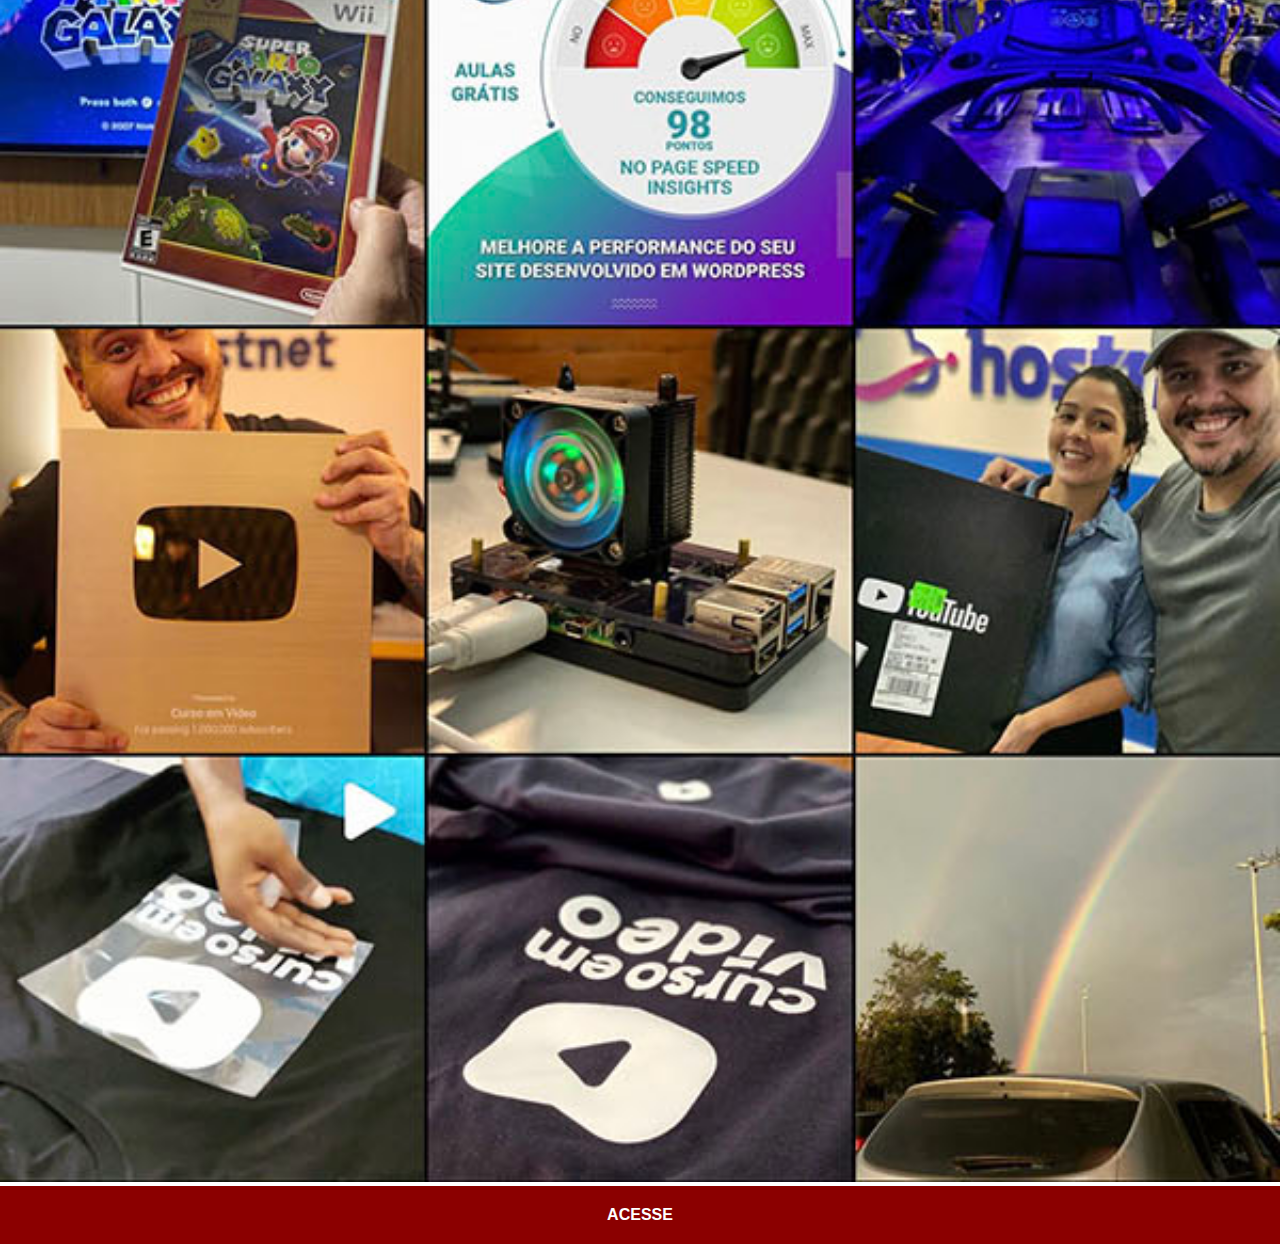
<file: instagram.html>
<!DOCTYPE html>
<html lang="pt-br">
<head>
    <meta charset="UTF-8">
    <meta name="viewport" content="width=device-width, initial-scale=1.0">
    <title>Youtube</title>
    <link rel="stylesheet" href="estilos/social.css">
</head>
<body>
    <img src="imagens/tela-instagram.jpg" alt="Instagram">
    <a href="https://www.instagram.com/gustavoguanabara/" target="_blank">ACESSE</a>
</body>
</html>
</file>
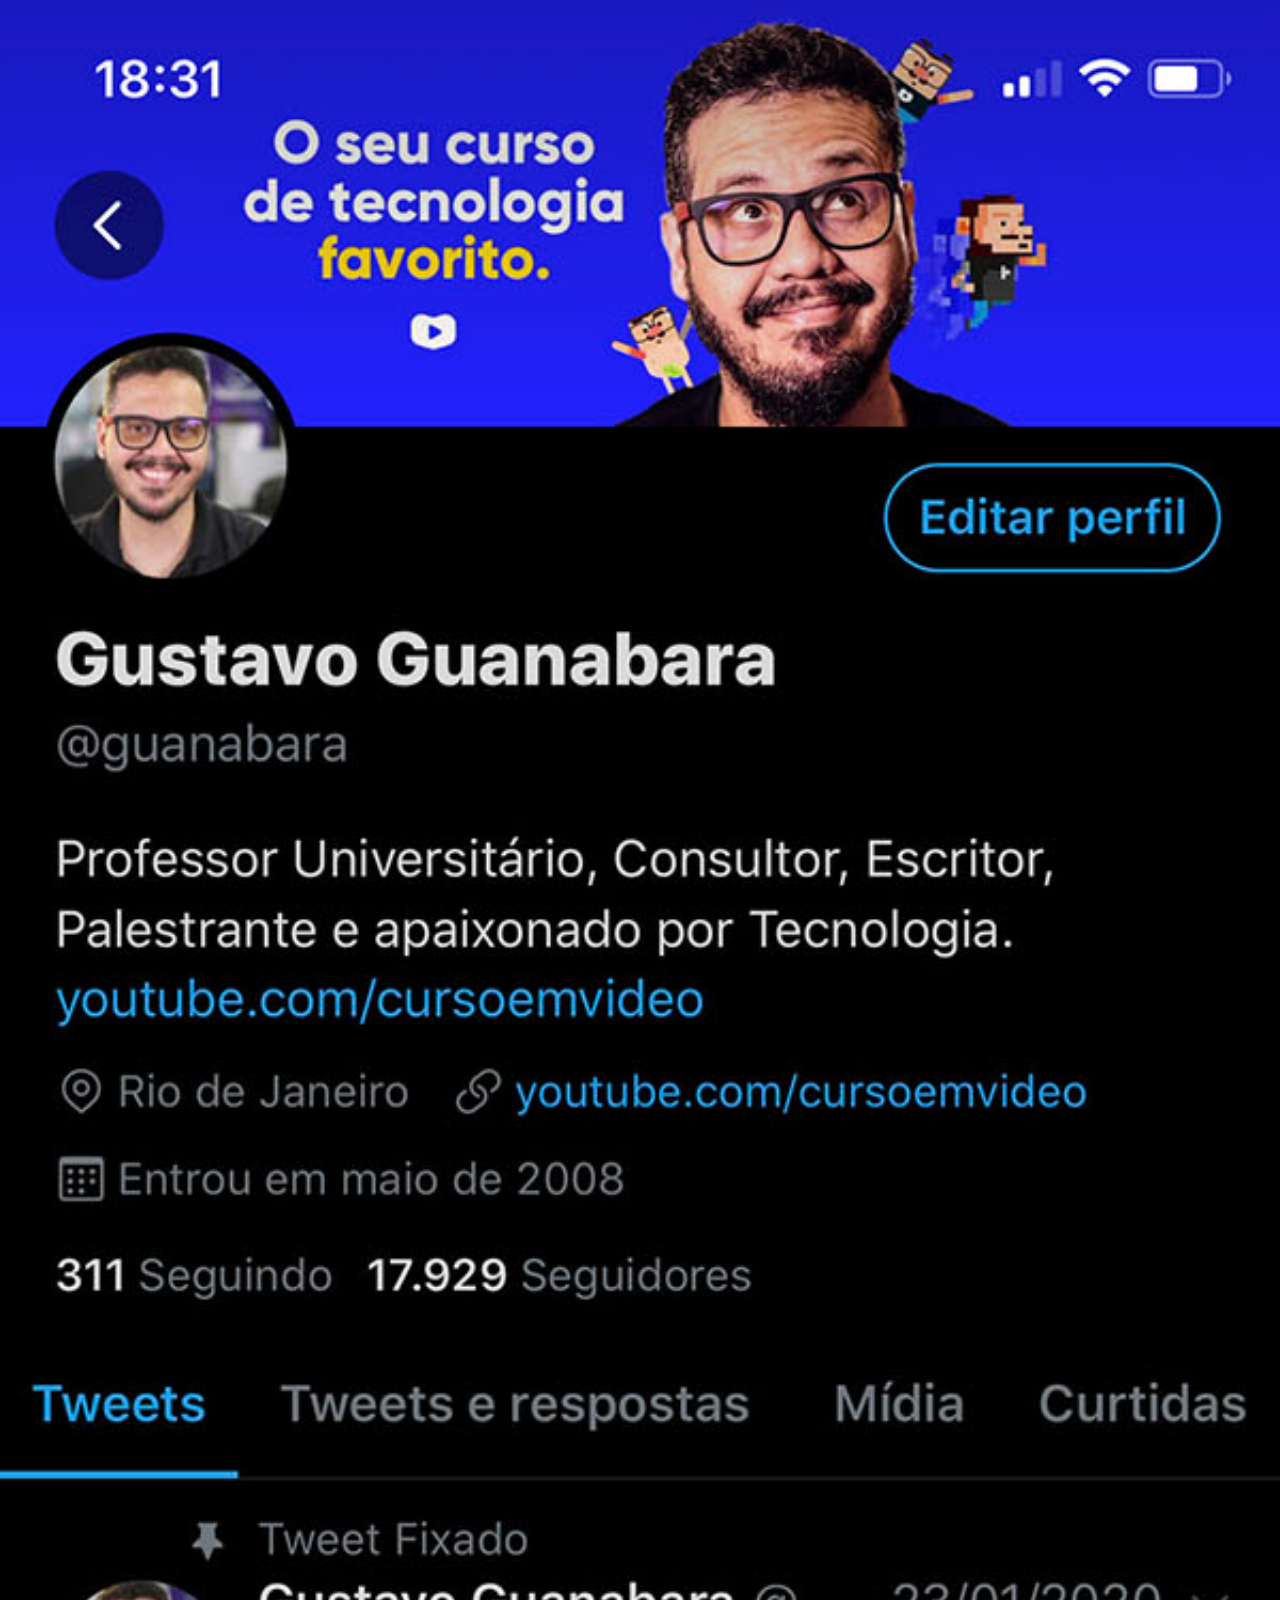
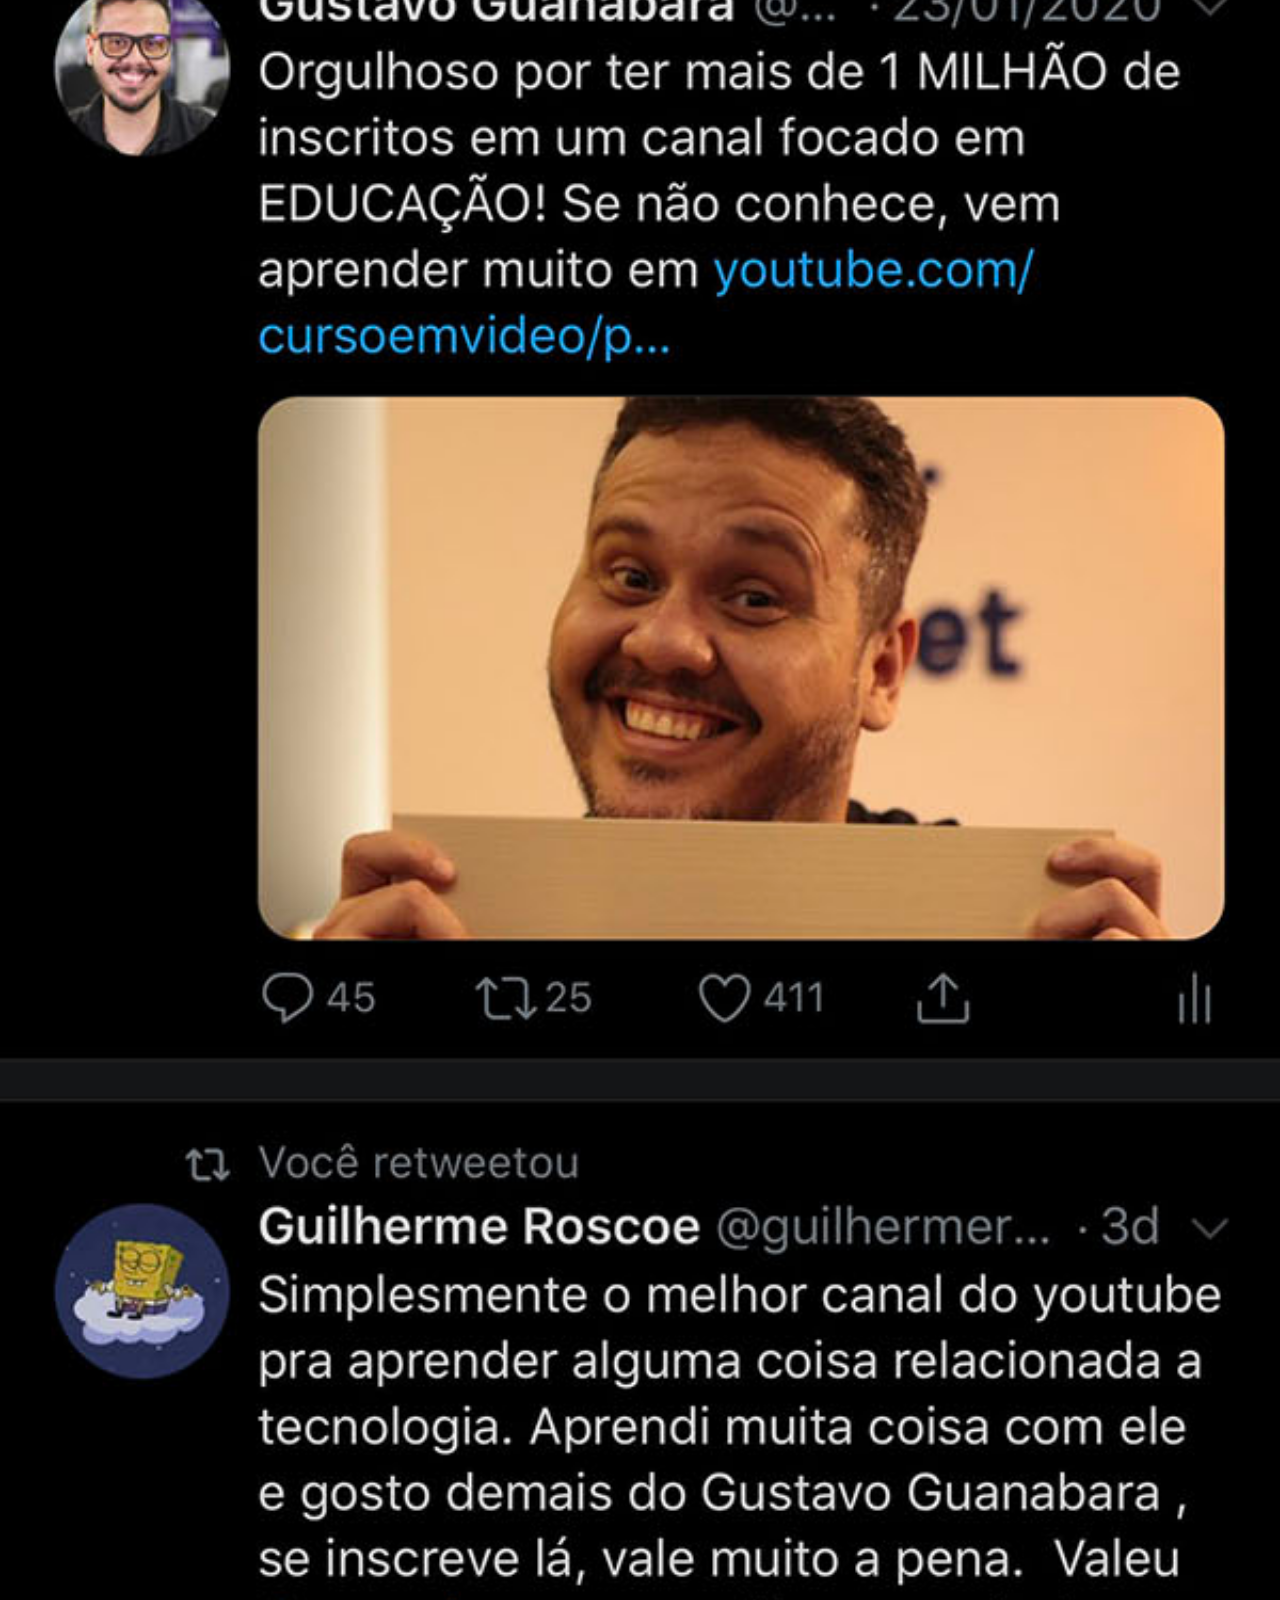
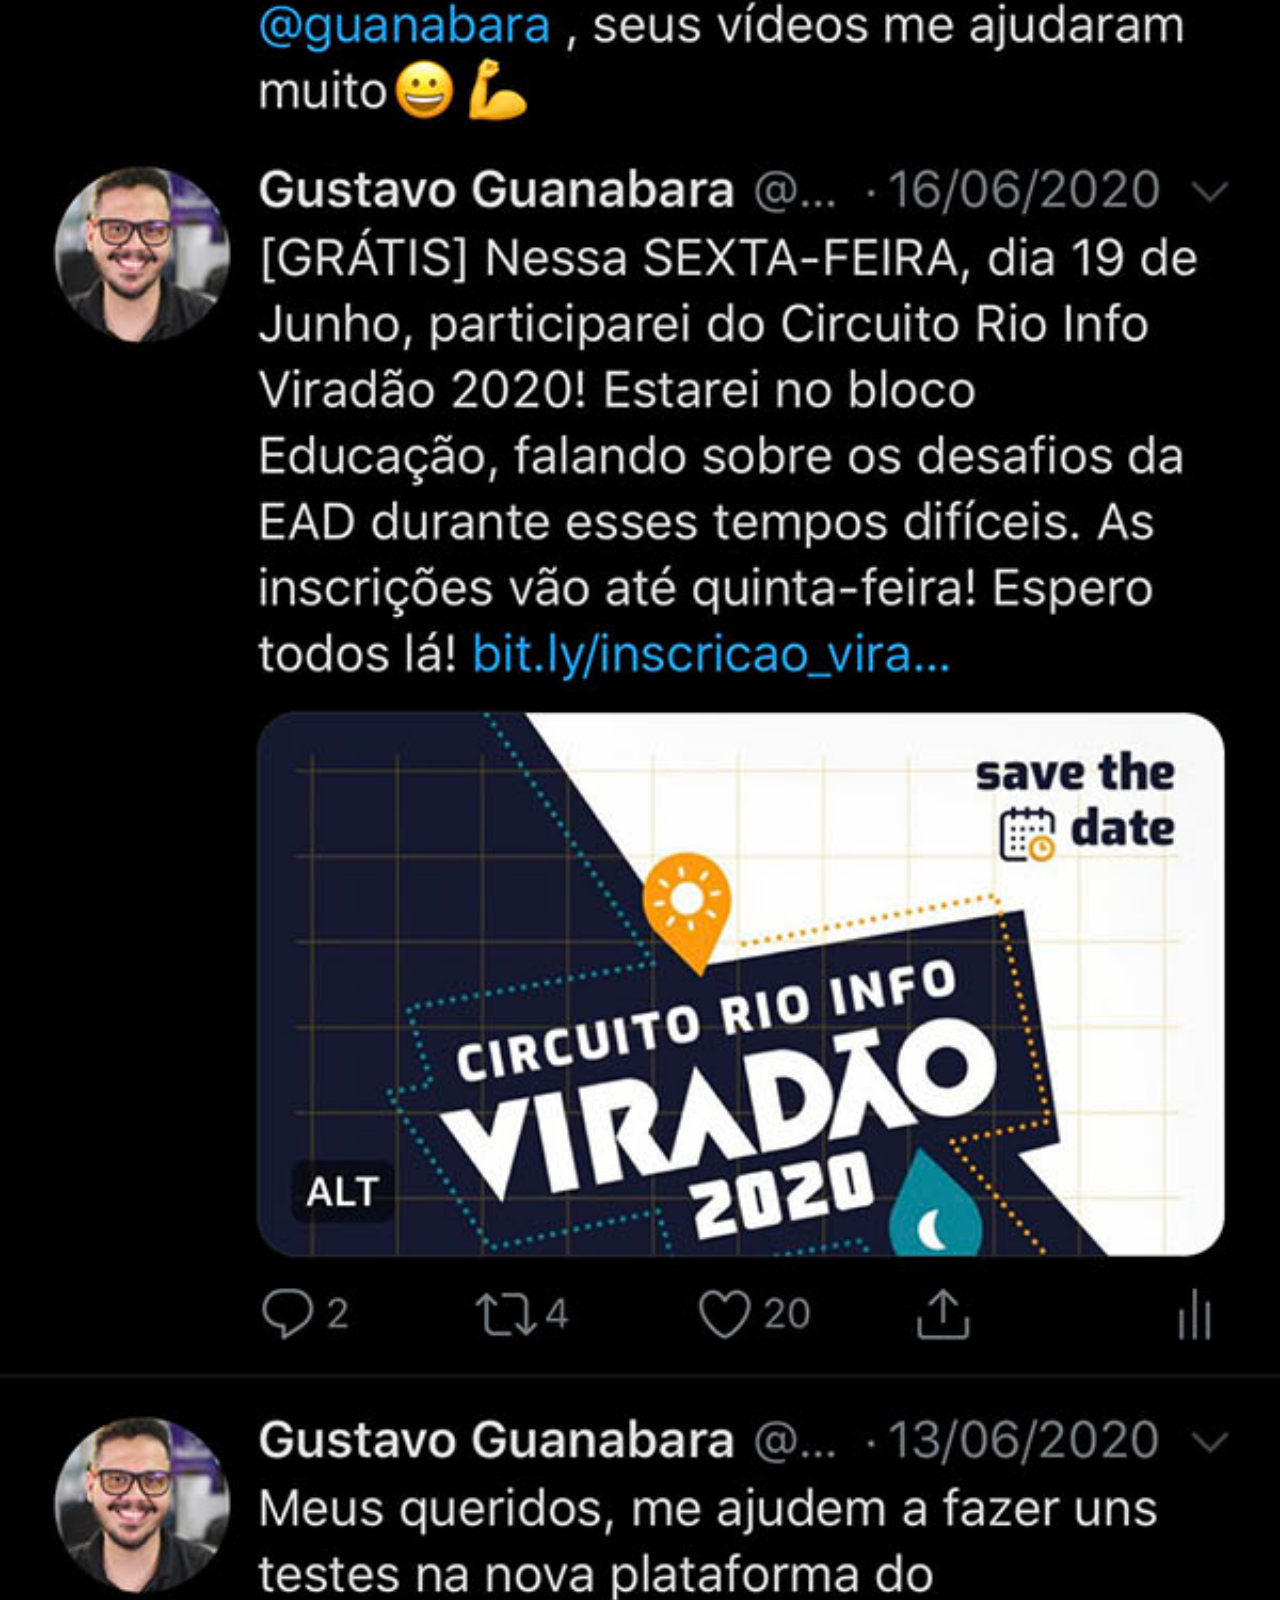
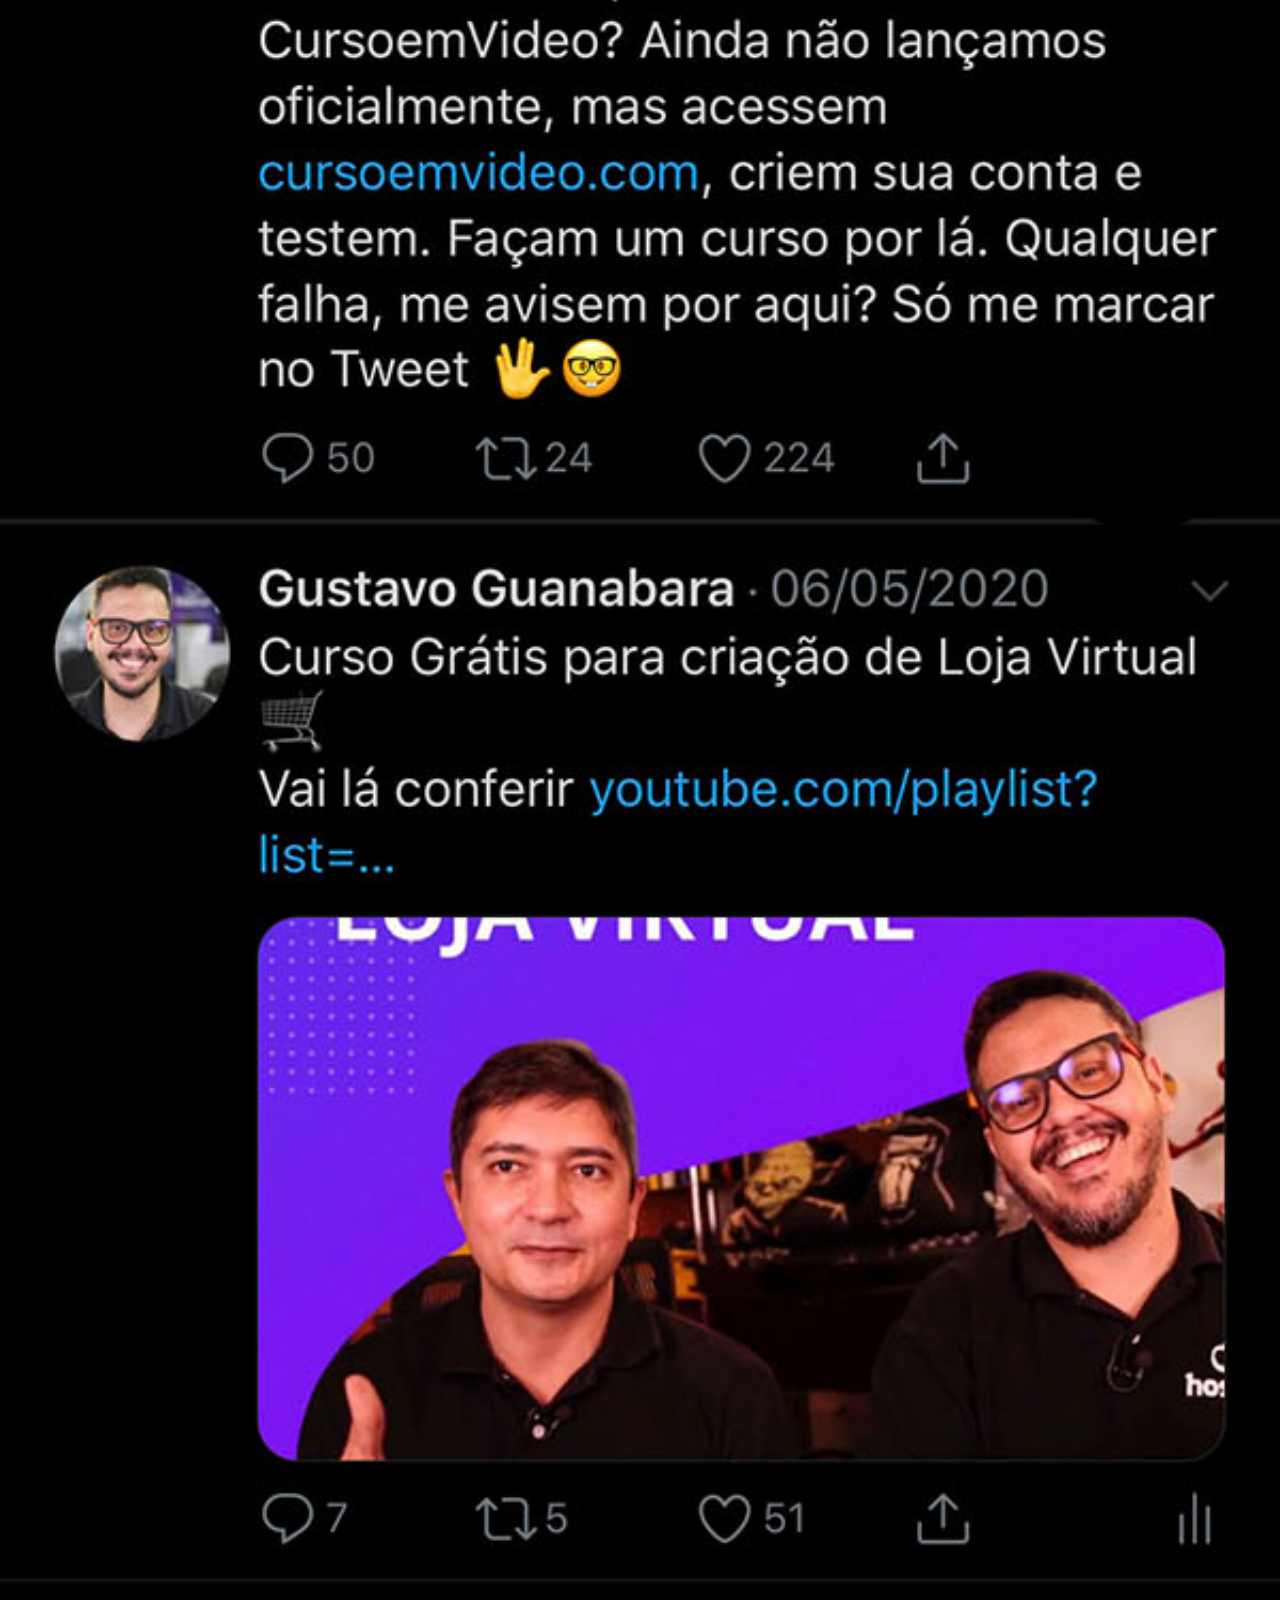
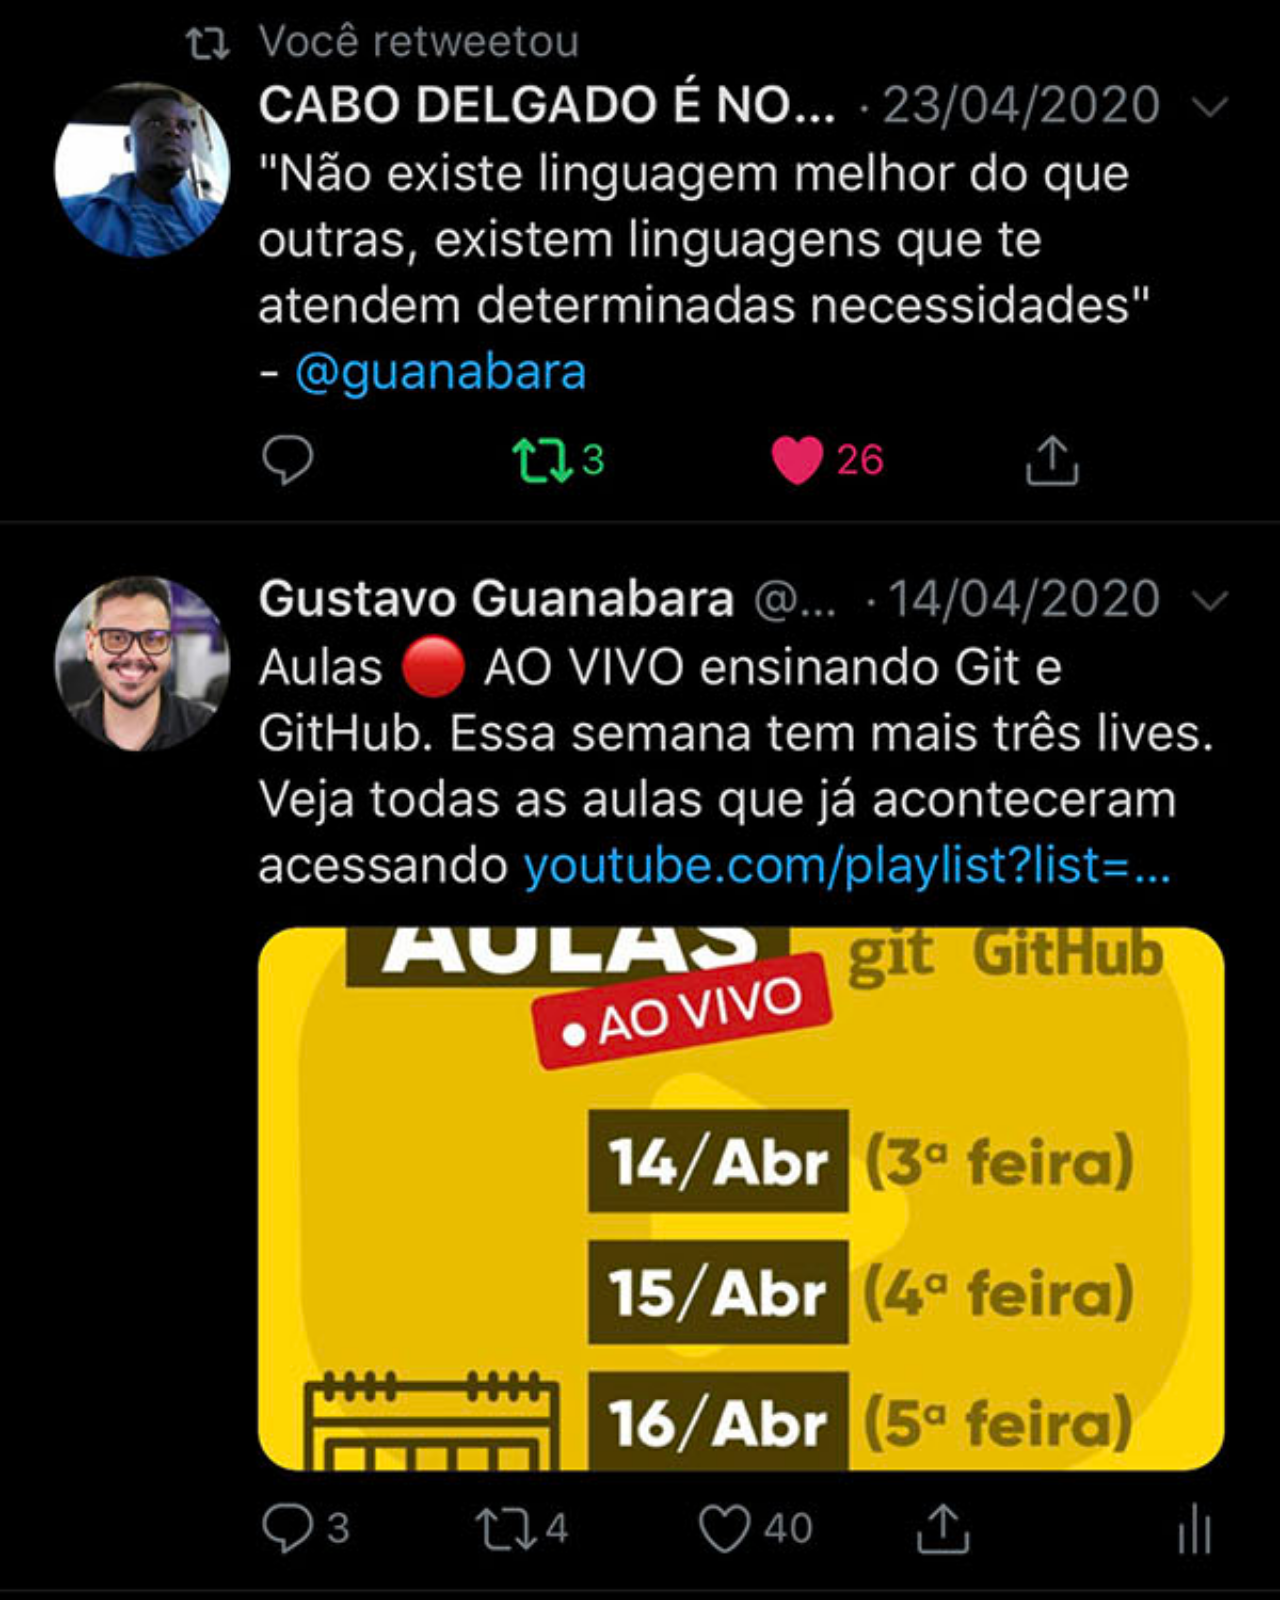
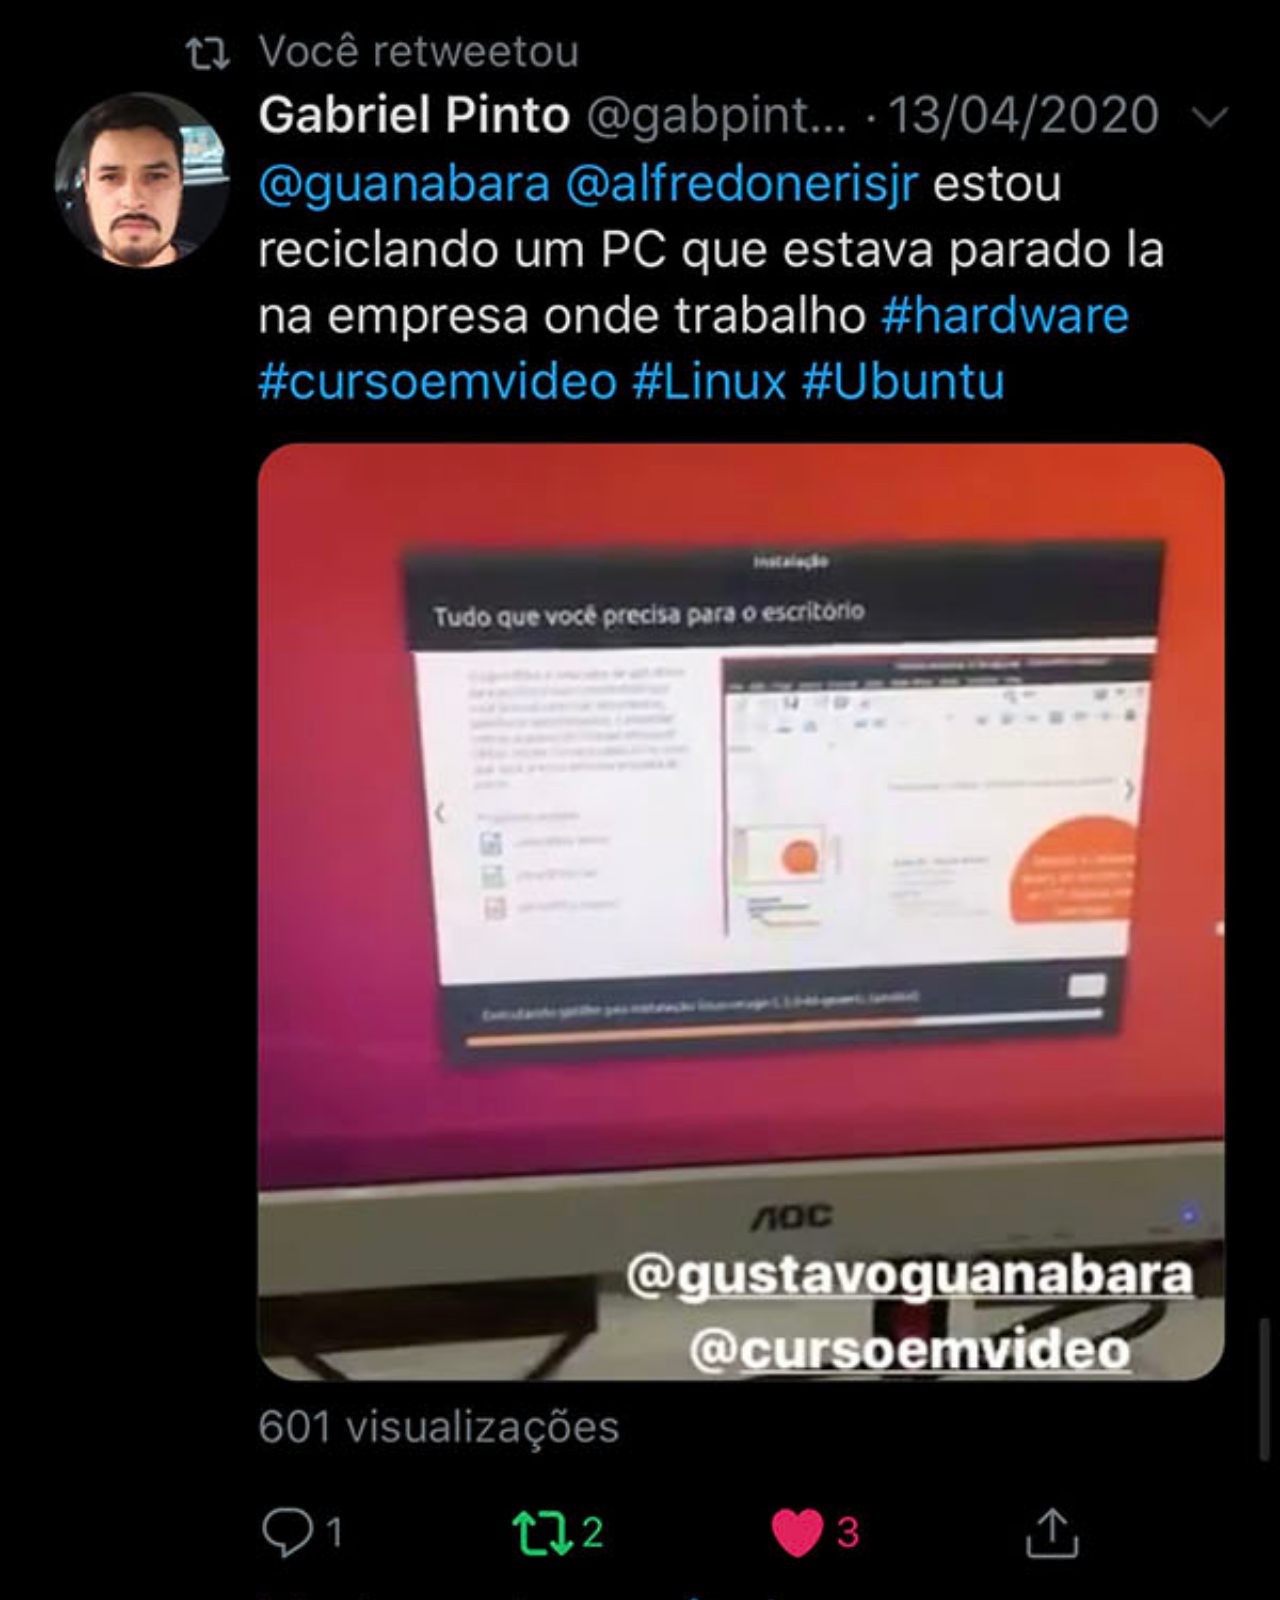
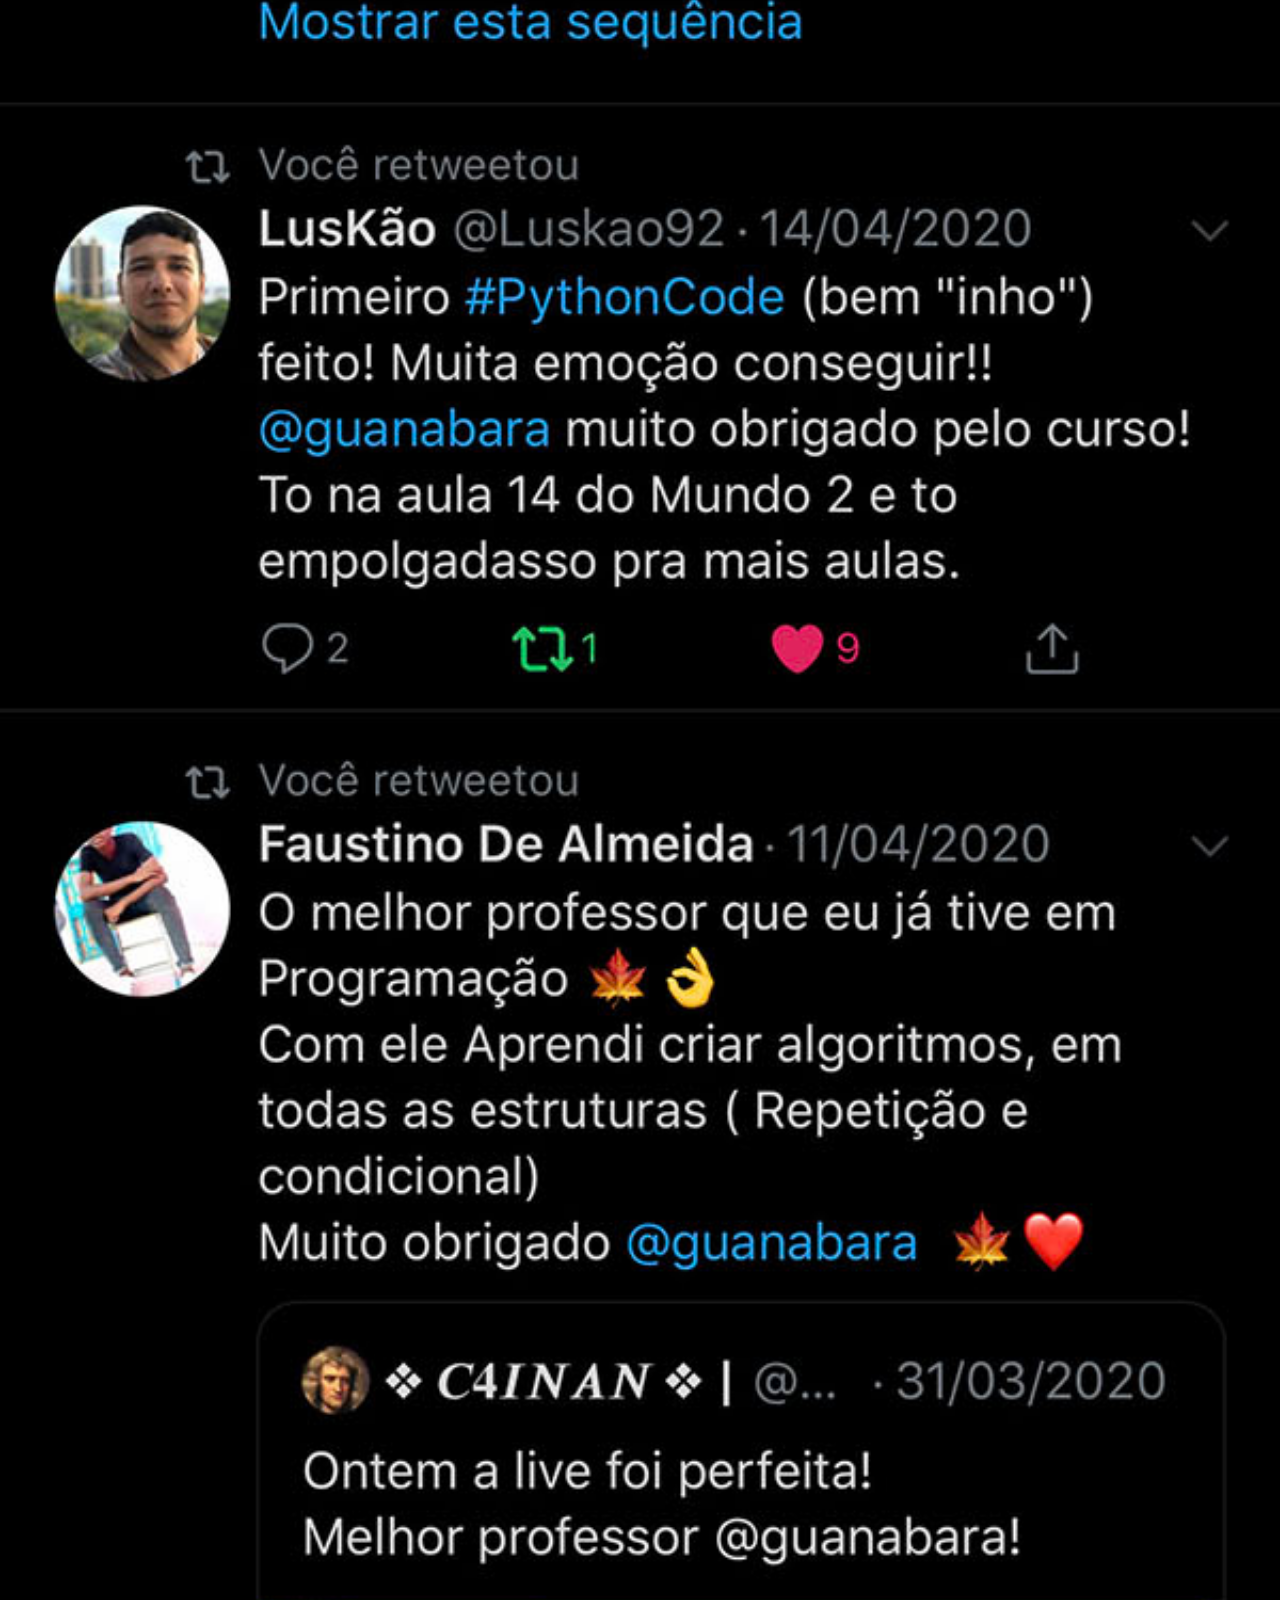
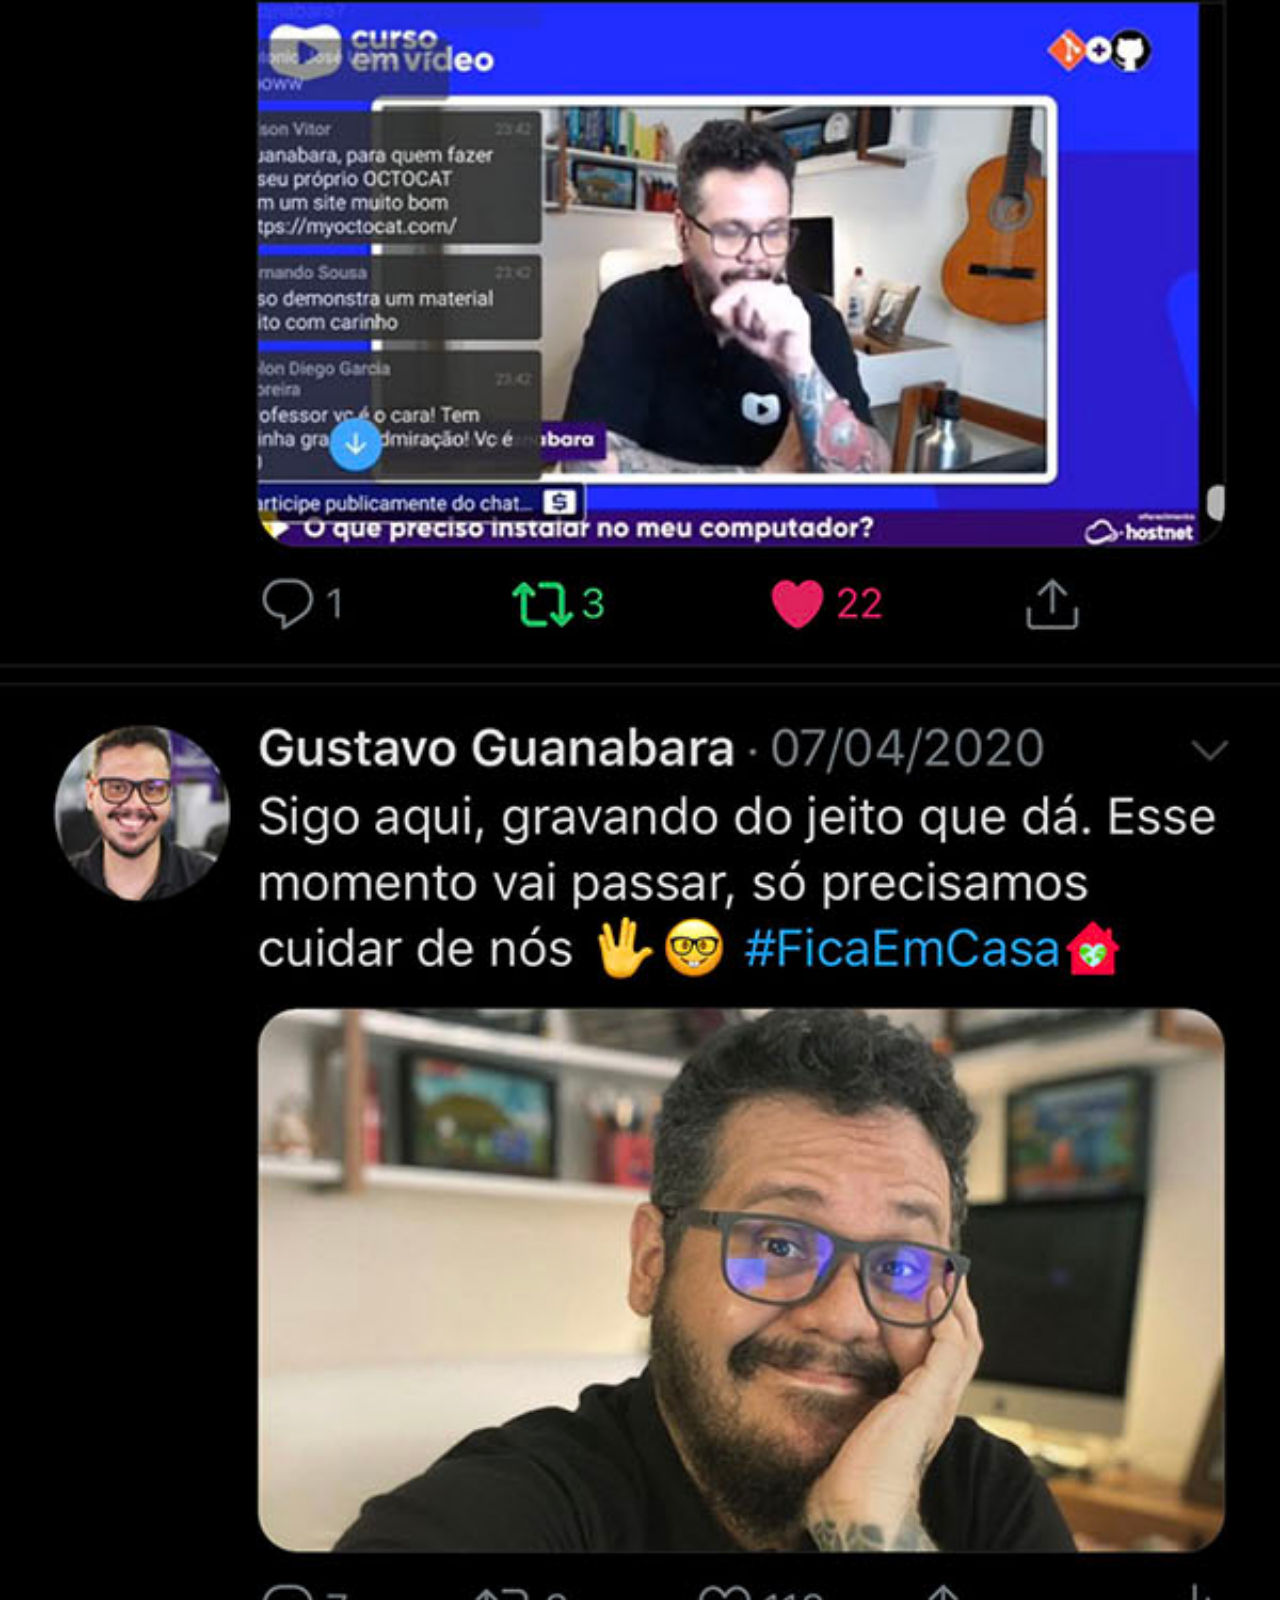
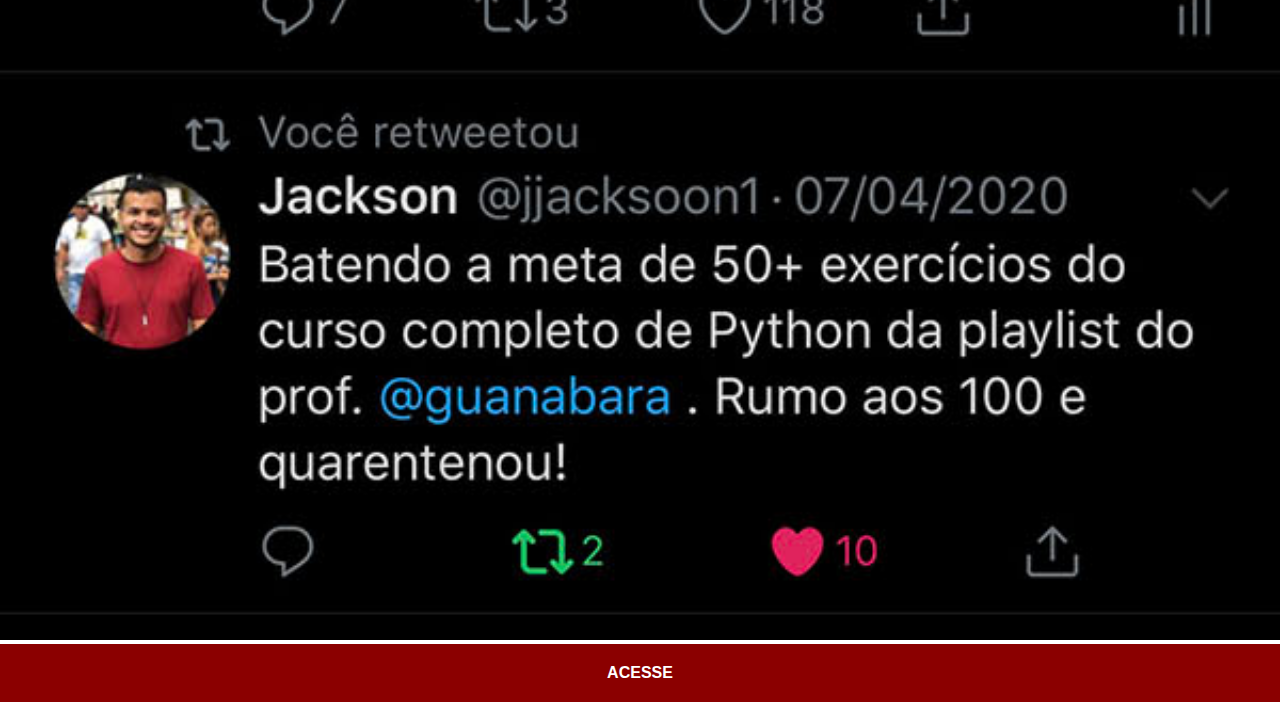
<file: twitter.html>
<!DOCTYPE html>
<html lang="pt-br">
<head>
    <meta charset="UTF-8">
    <meta name="viewport" content="width=device-width, initial-scale=1.0">
    <title>Twitter</title>
    <link rel="stylesheet" href="estilos/social.css">
</head>
<body>
    <img src="imagens/tela-twitter.jpg" alt="Twitter">
    <a href="https://twitter.com/guanabara" target="_blank">ACESSE</a>
</body>
</html>
</file>
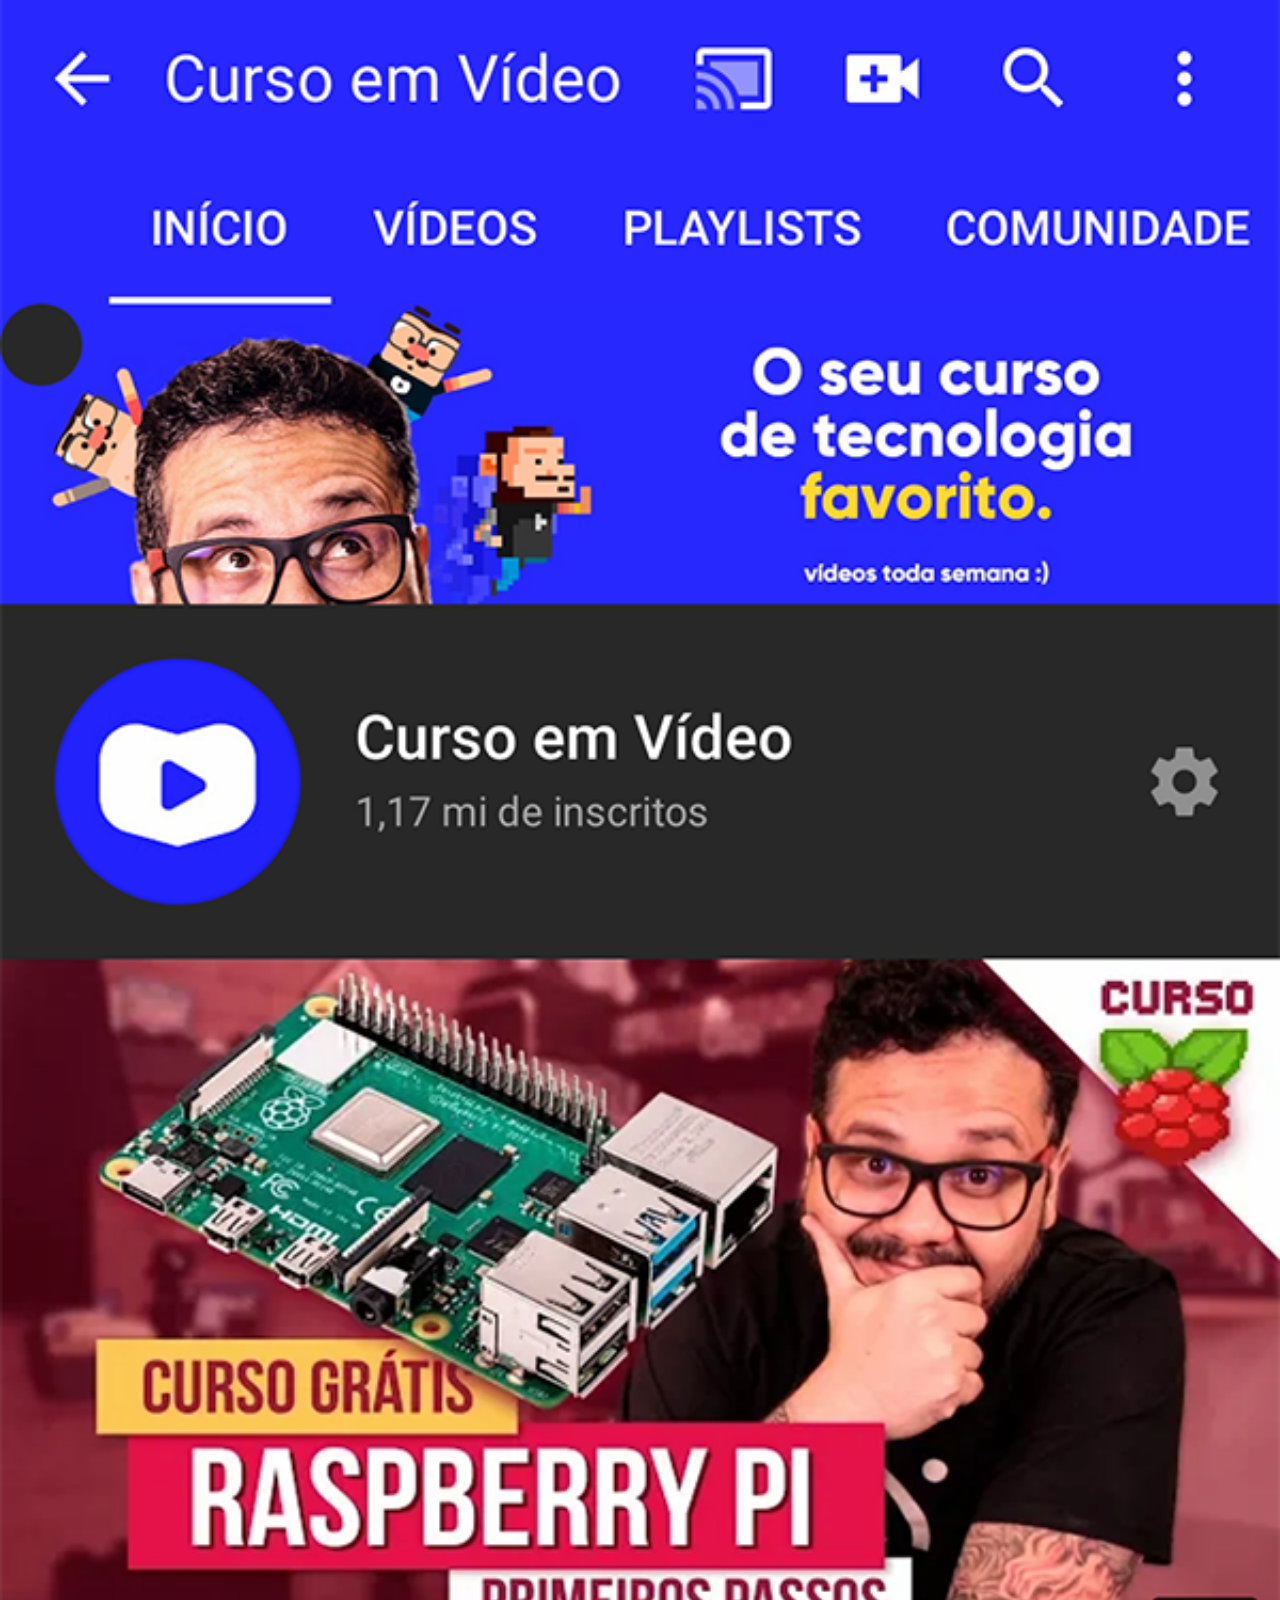
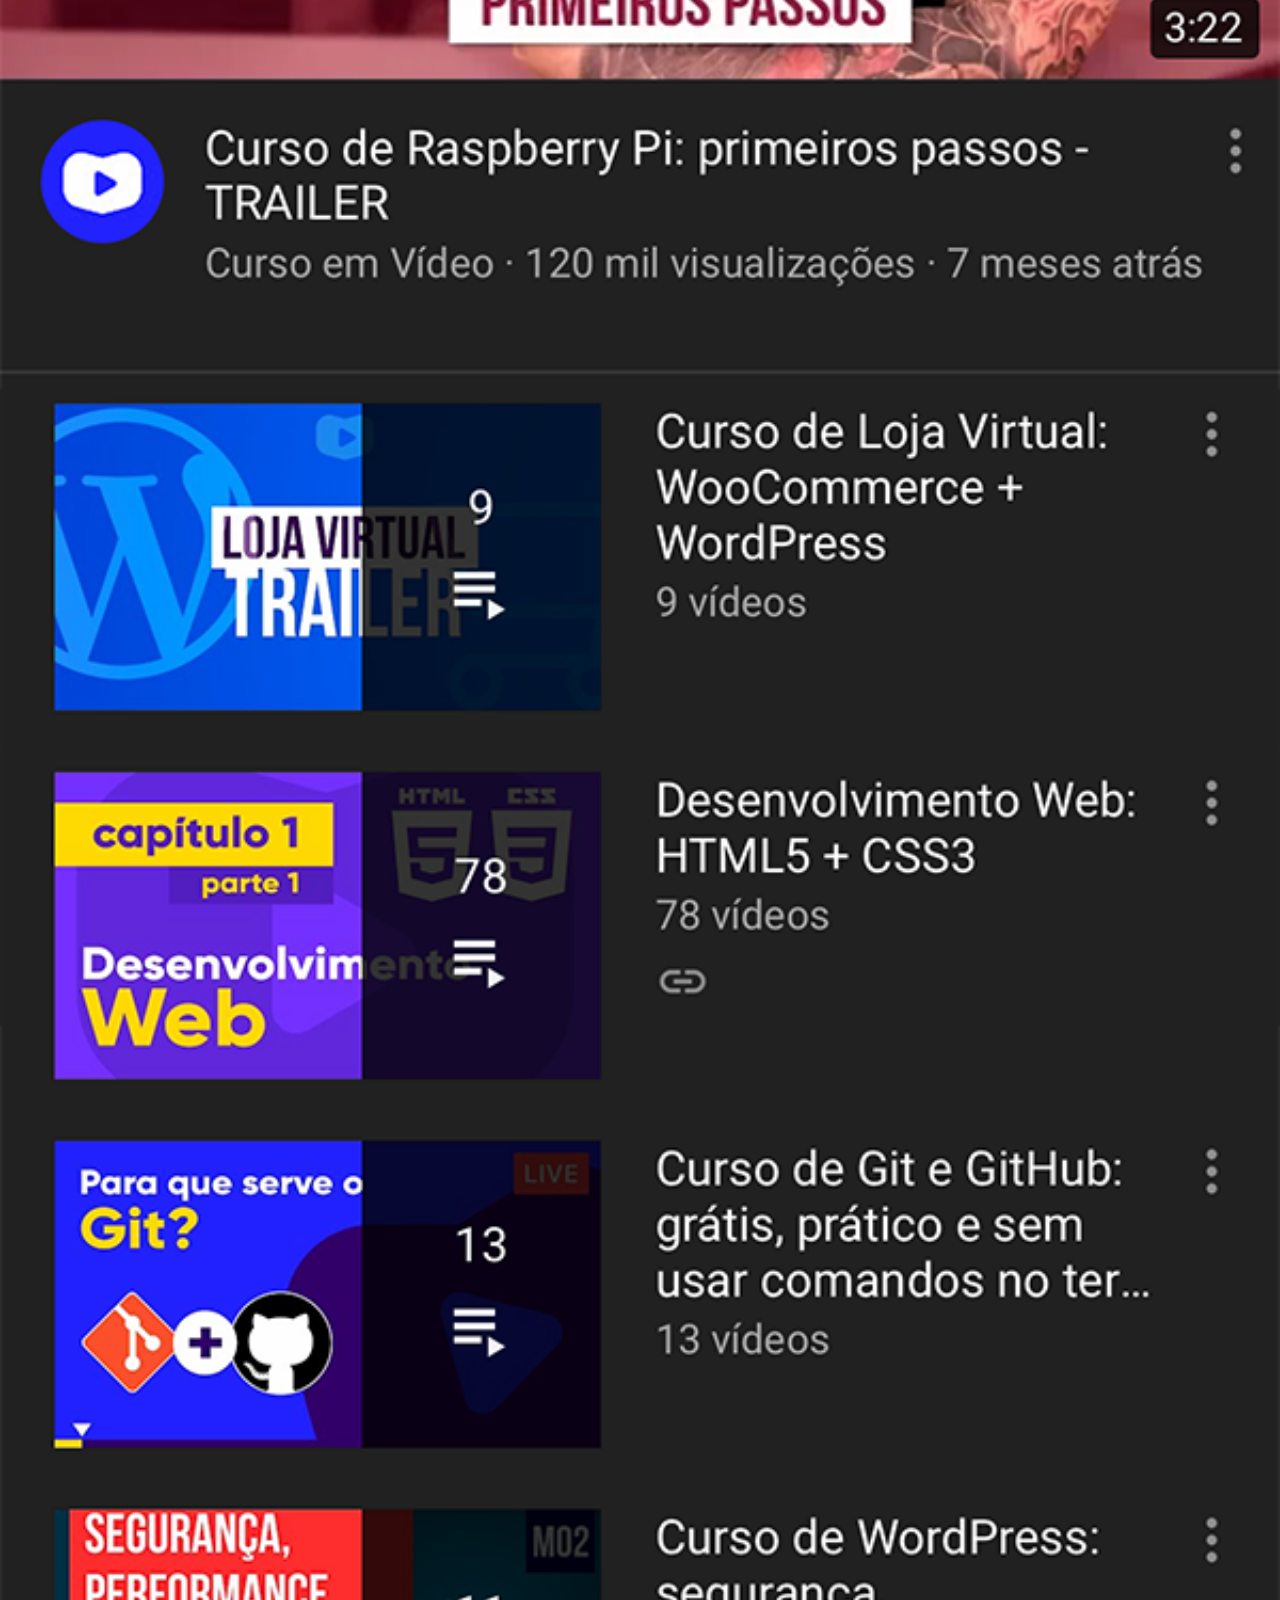
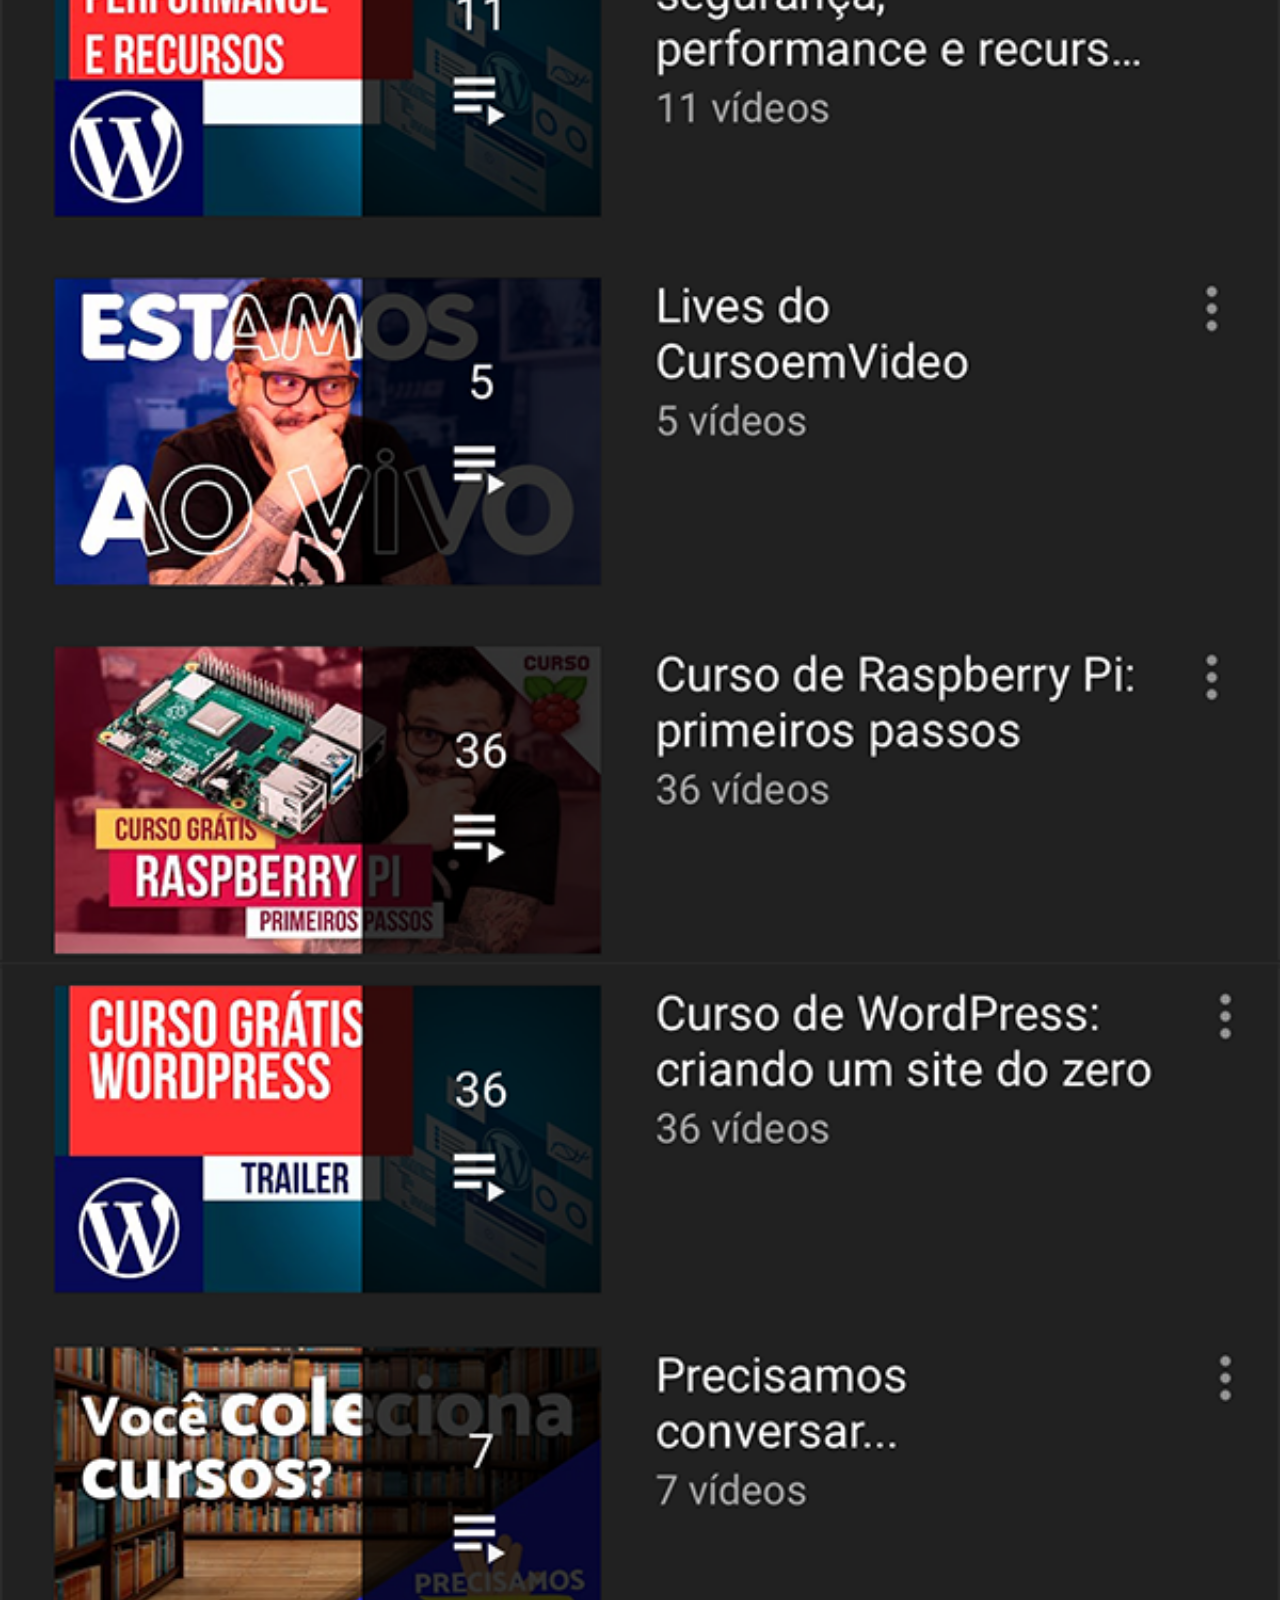
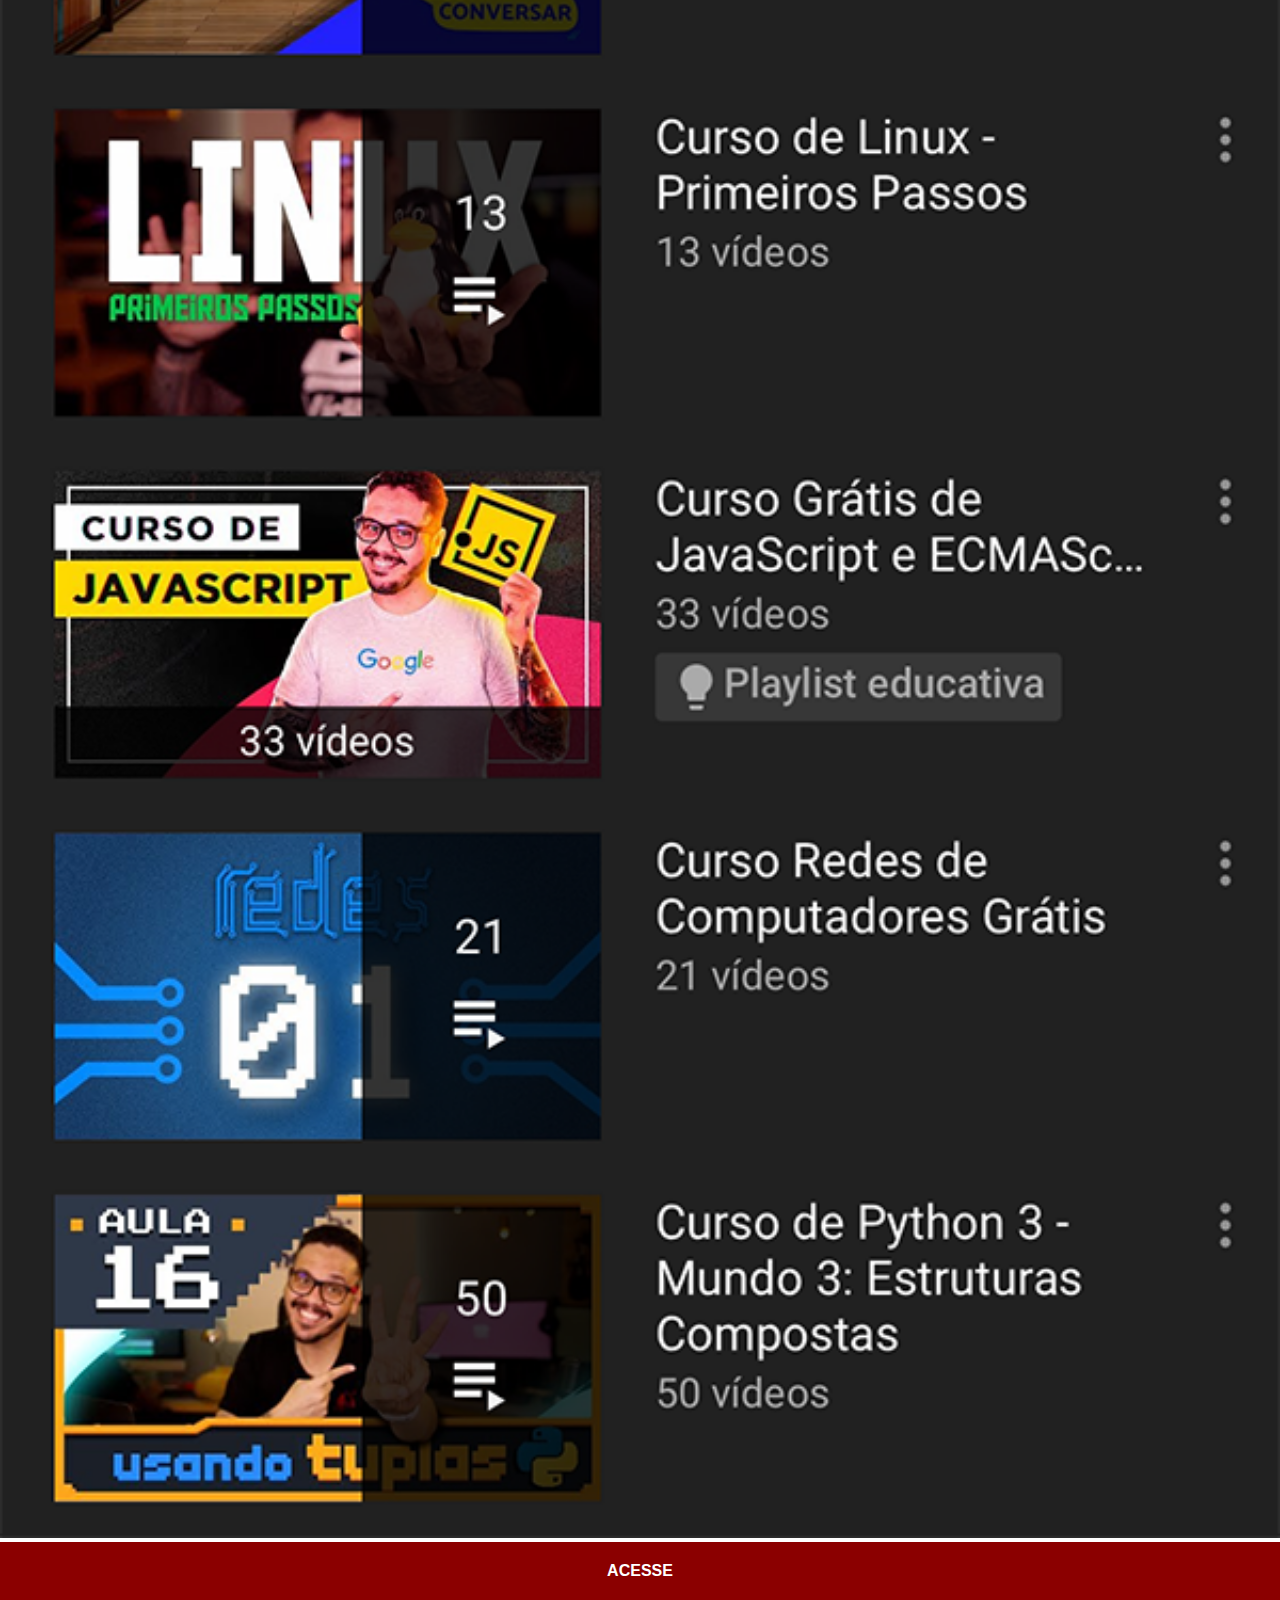
<file: youtube.html>
<!DOCTYPE html>
<html lang="pt-br">
<head>
    <meta charset="UTF-8">
    <meta name="viewport" content="width=device-width, initial-scale=1.0">
    <title>Youtube</title>
    <link rel="stylesheet" href="estilos/social.css">
</head>
<body>
    <img src="imagens/tela-youtube.png" alt="Youtube">
    <a href="https://www.youtube.com/cursoemvideo/playlists" target="_blank">ACESSE</a>
</body>
</html>
</file>
<file: estilos/style.css>
@charset "URF-8";

* {
    margin: 0px;
    padding: 0px;
    font-family: Arial, Helvetica, sans-serif;
}

html, body {
    height: 105vh;
    width: 100vw;
    background-color: black;
}

body {
    background: url(../imagens/fundo-madeira.jpg) repeat top center;
    background-size: cover;
    background-attachment: fixed;
}

main {
    position: relative;
    height: 100vh;
}

section#telefone {
    position: absolute;
    top: 50%;
    left: 50%;
    transform: translate(-50%, -50%);
   
    height: 627px;
    width: 311px;
    background:  url(../imagens/frame-iphone.png) no-repeat;
    
}

iframe#tela {
    position: relative;
    top: 80px;
    left: 22px;
    width: 267px;
    height: 471px;
}

section#redes-sociais {
    
}

section#redes-sociais img {
    width: 50px;
    margin: 10px;
    border-radius: 50%;
    box-shadow: 2px 2px 5px rgba(0, 0, 0.400 );
    box-sizing: border-box;
}

section#redes-sociais img:hover {
    border: 2px solid rgba(255, 255, 255, 0.397);
    transform: translate(-3px, -3px);
    box-shadow: 5px 5px 10px black;
    transition: transform .3s;
}
</file>
<file: estilos/social.css>
@charset "UTF-8";

* {
    margin: 0px;
    padding: 0px;
    font-family: Arial, Helvetica, sans-serif;
}

::-webkit-scrollbar {
    width: 0px;
    height: 0px;
}

img {
    width: 100vw;
}
a {
    display: block;
    background-color: darkred;
    padding: 20px;
    text-align: center;
    font-weight: bolder;
    text-decoration: none;
    color: white;
}

a:hover {
    background-color: red;
}
</file>
